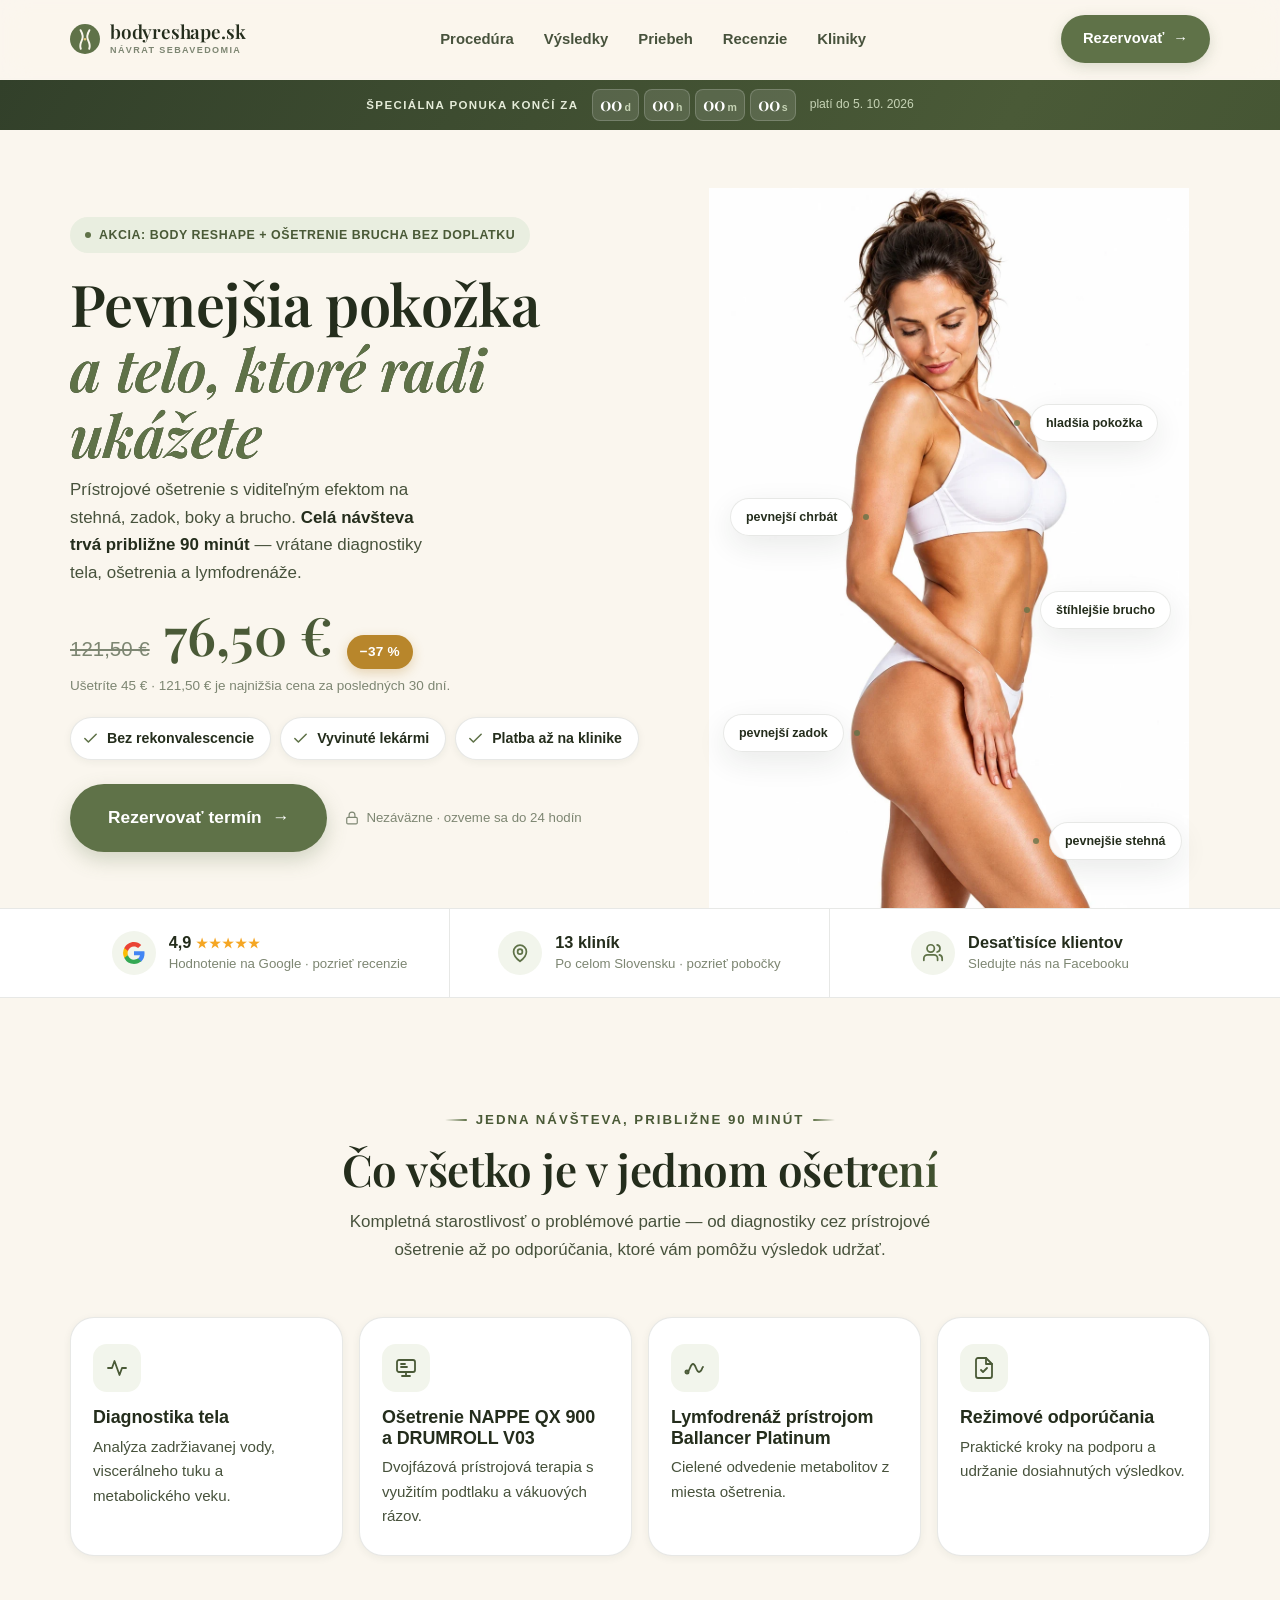
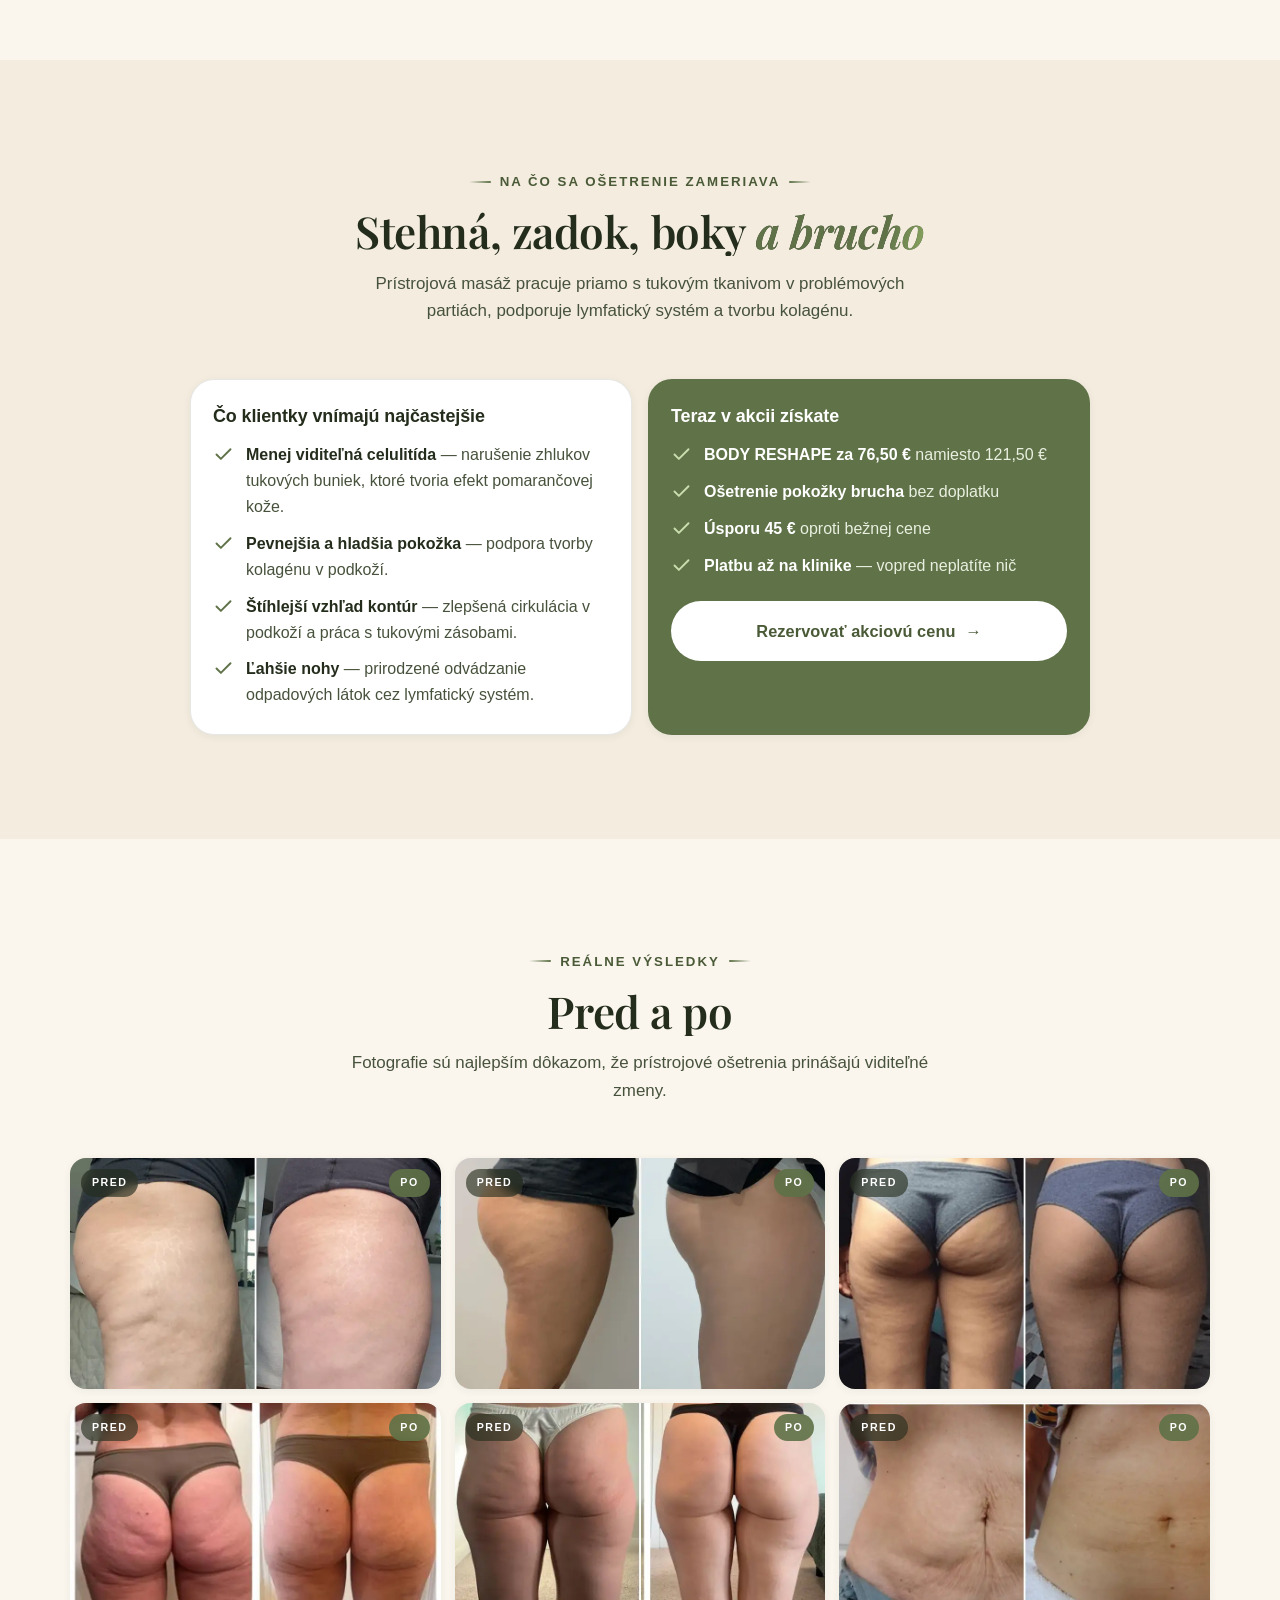
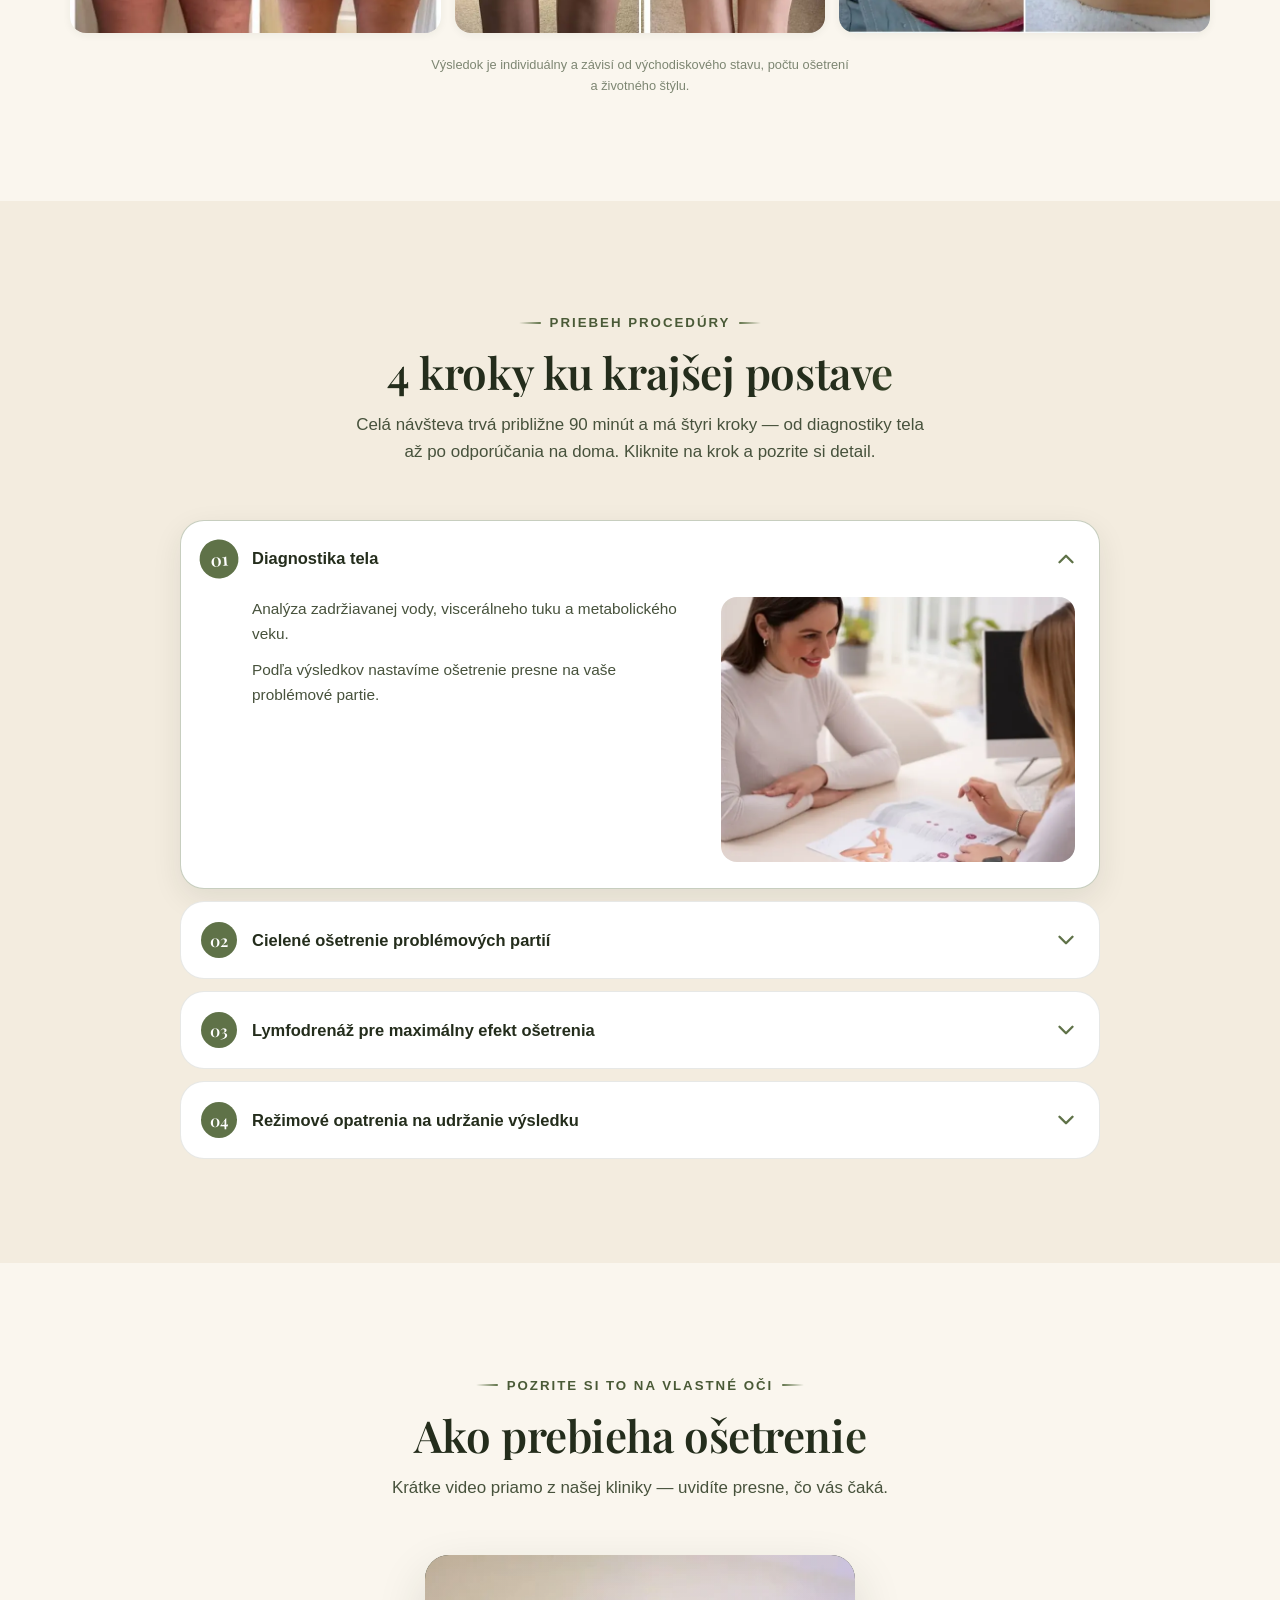
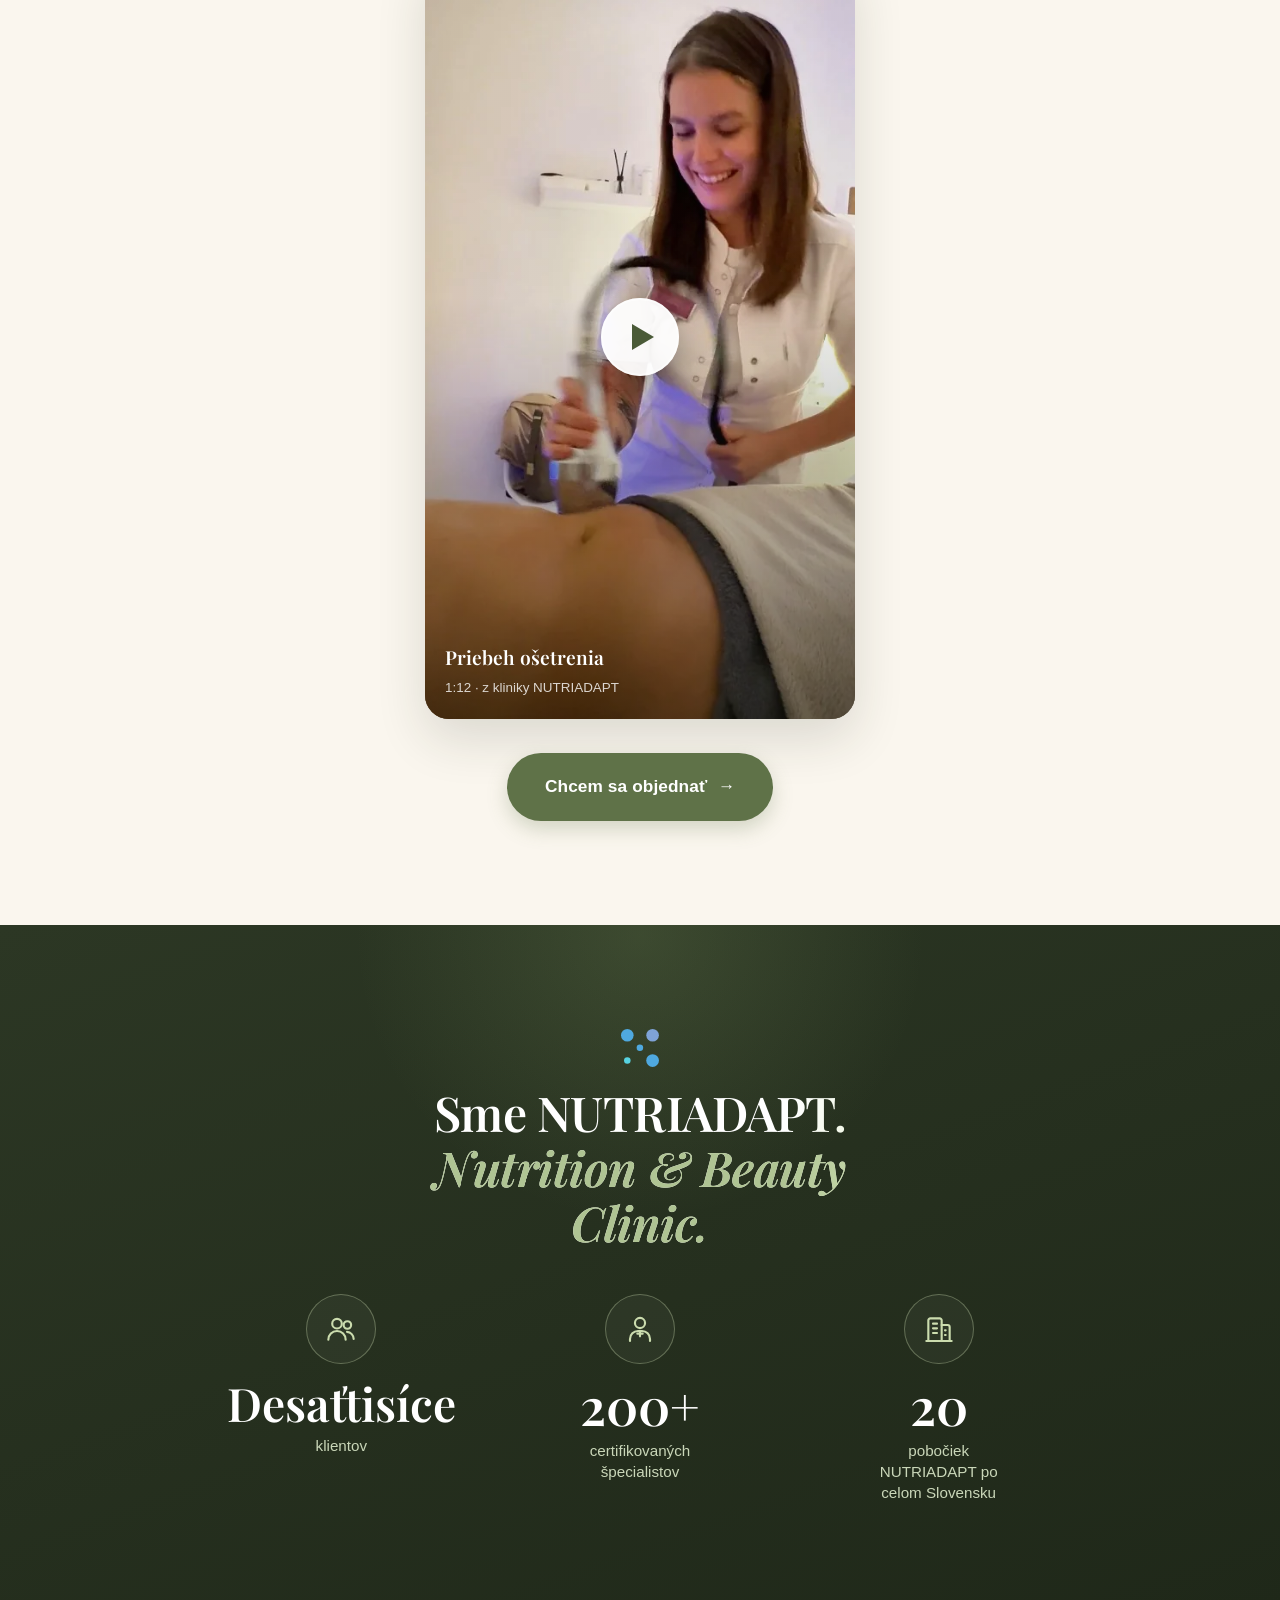
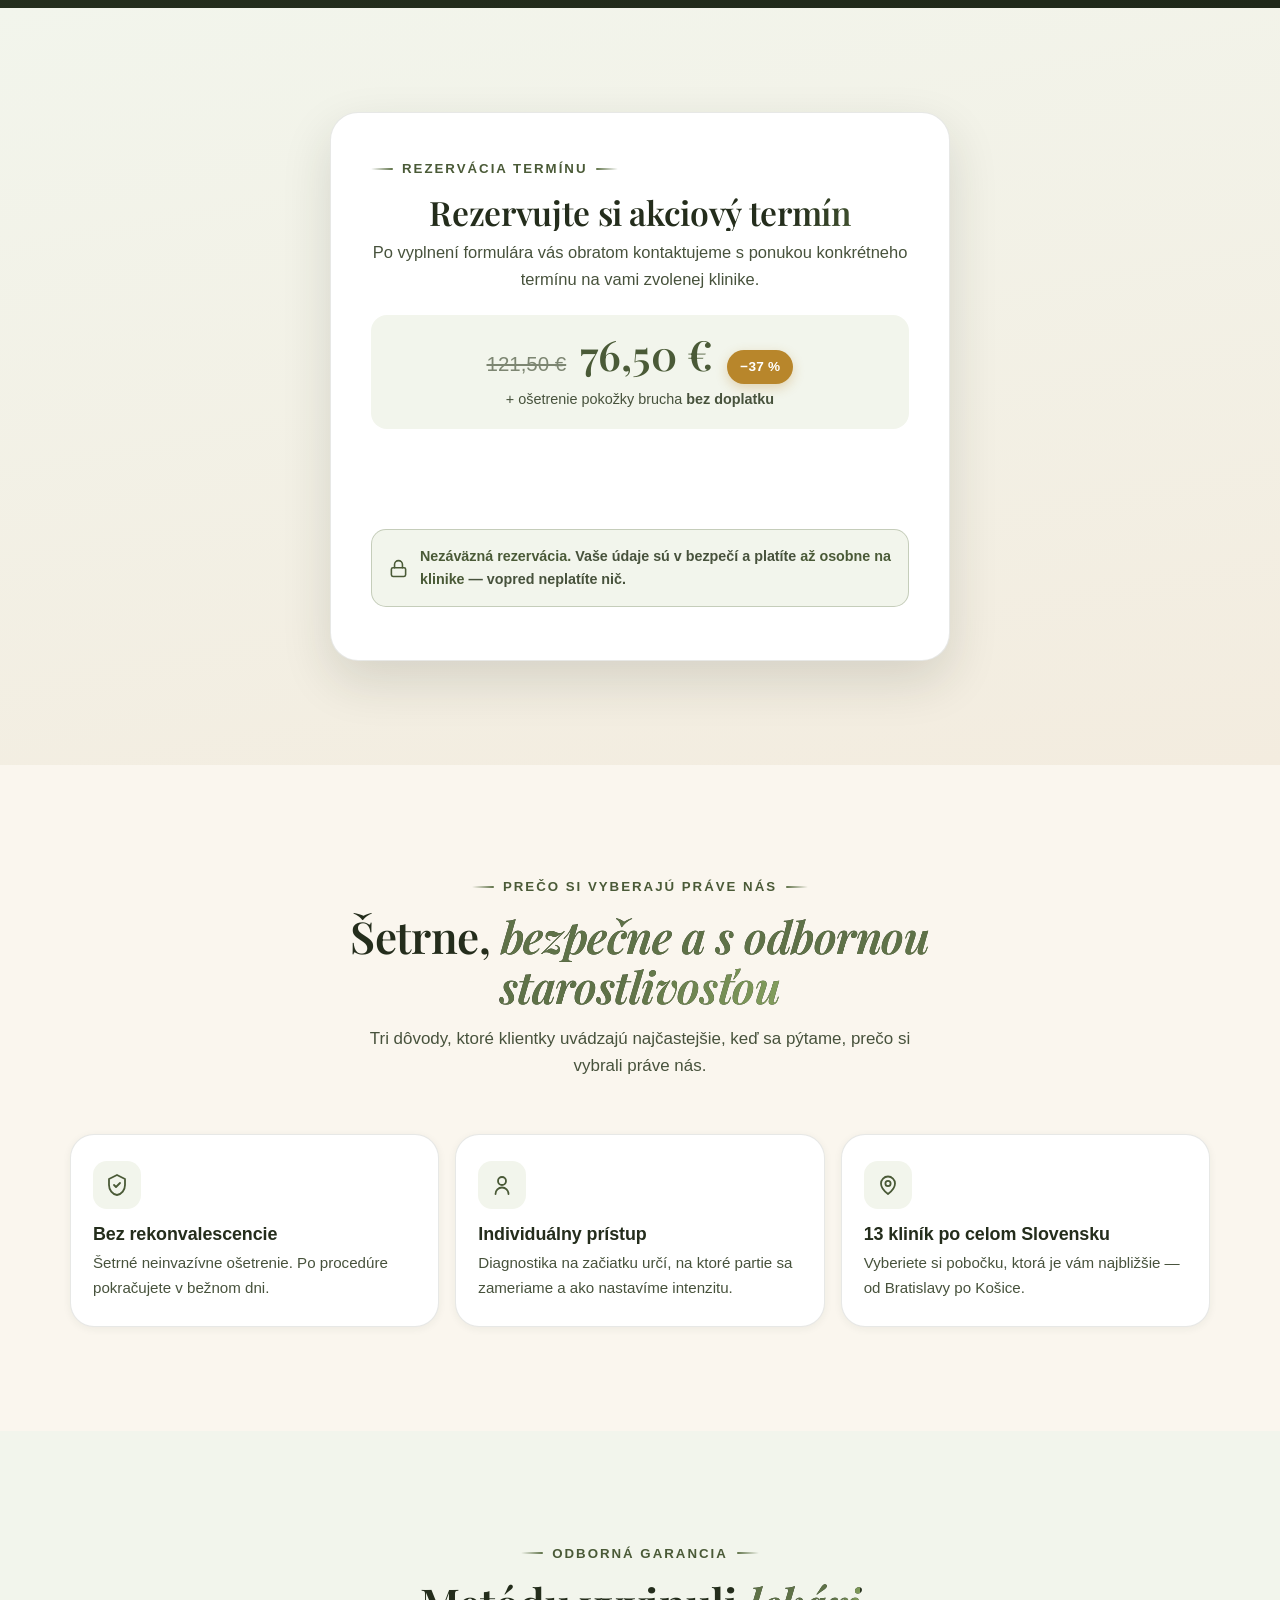
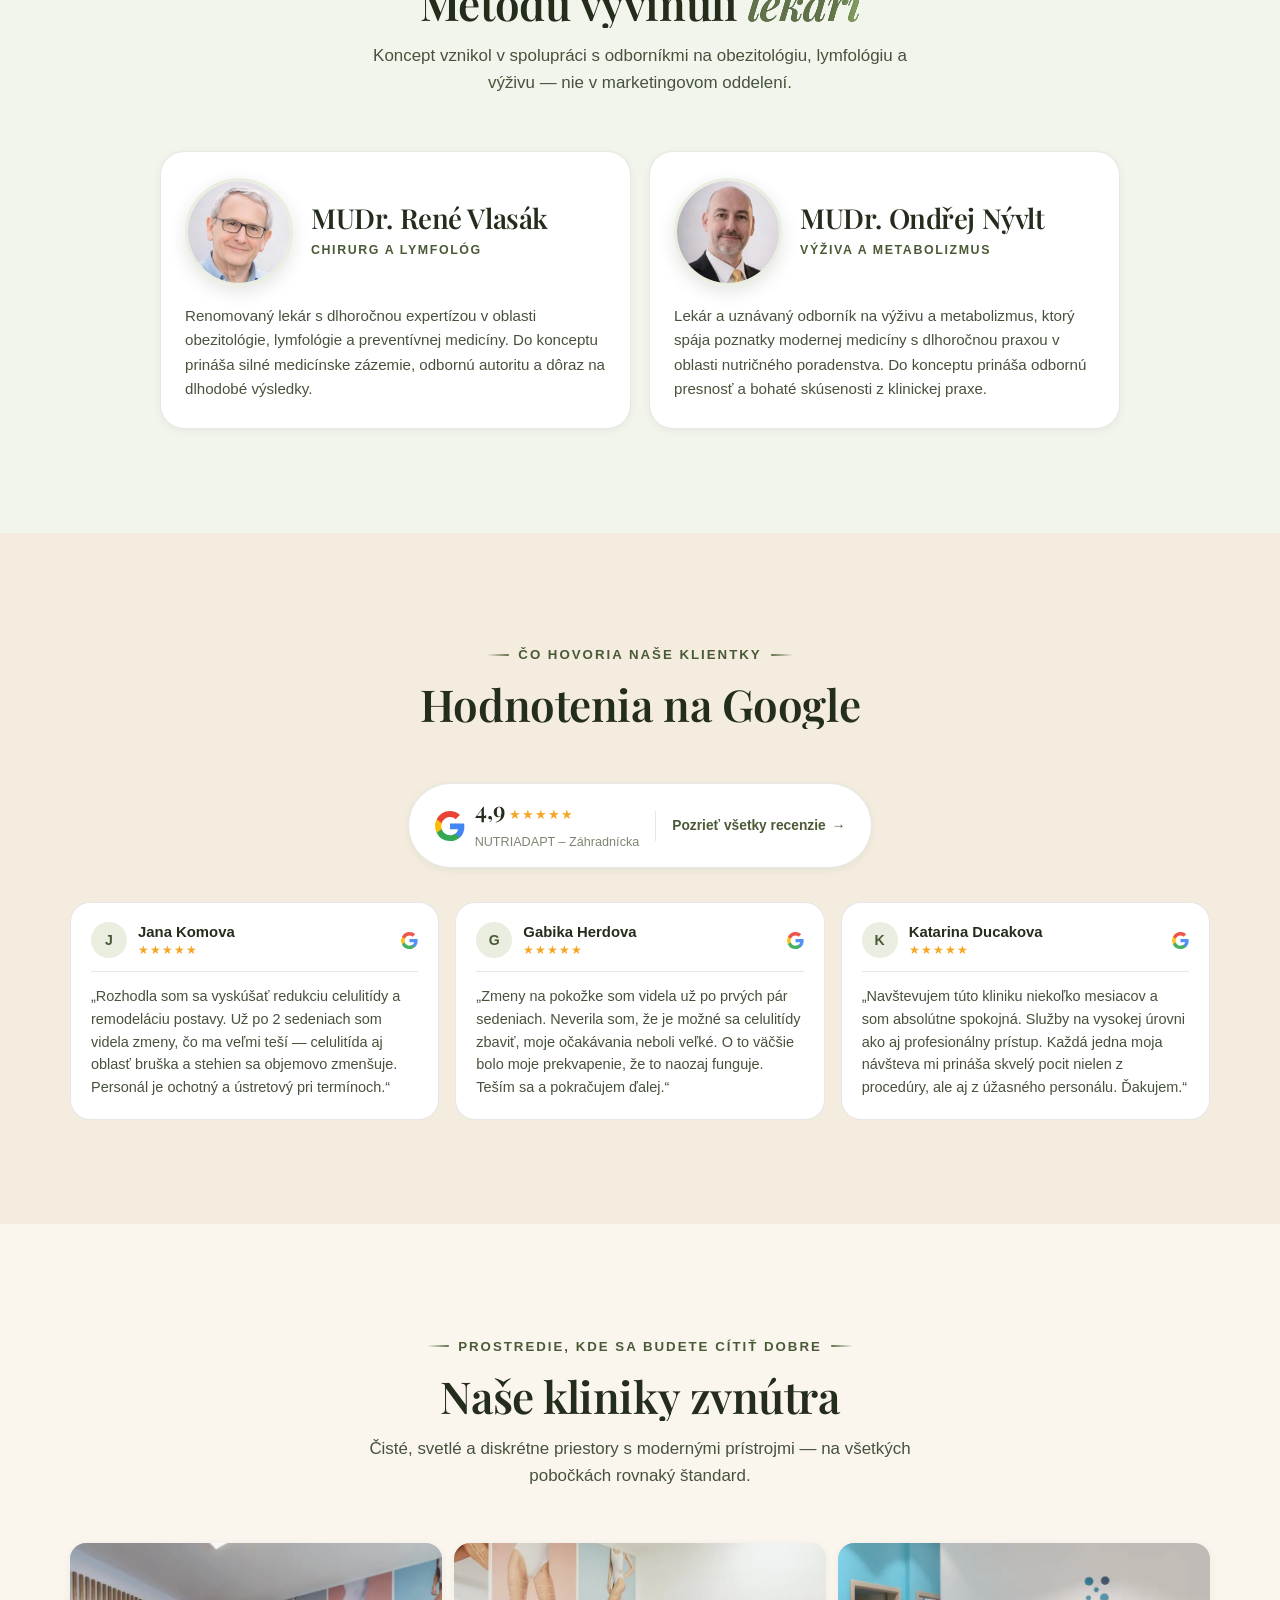
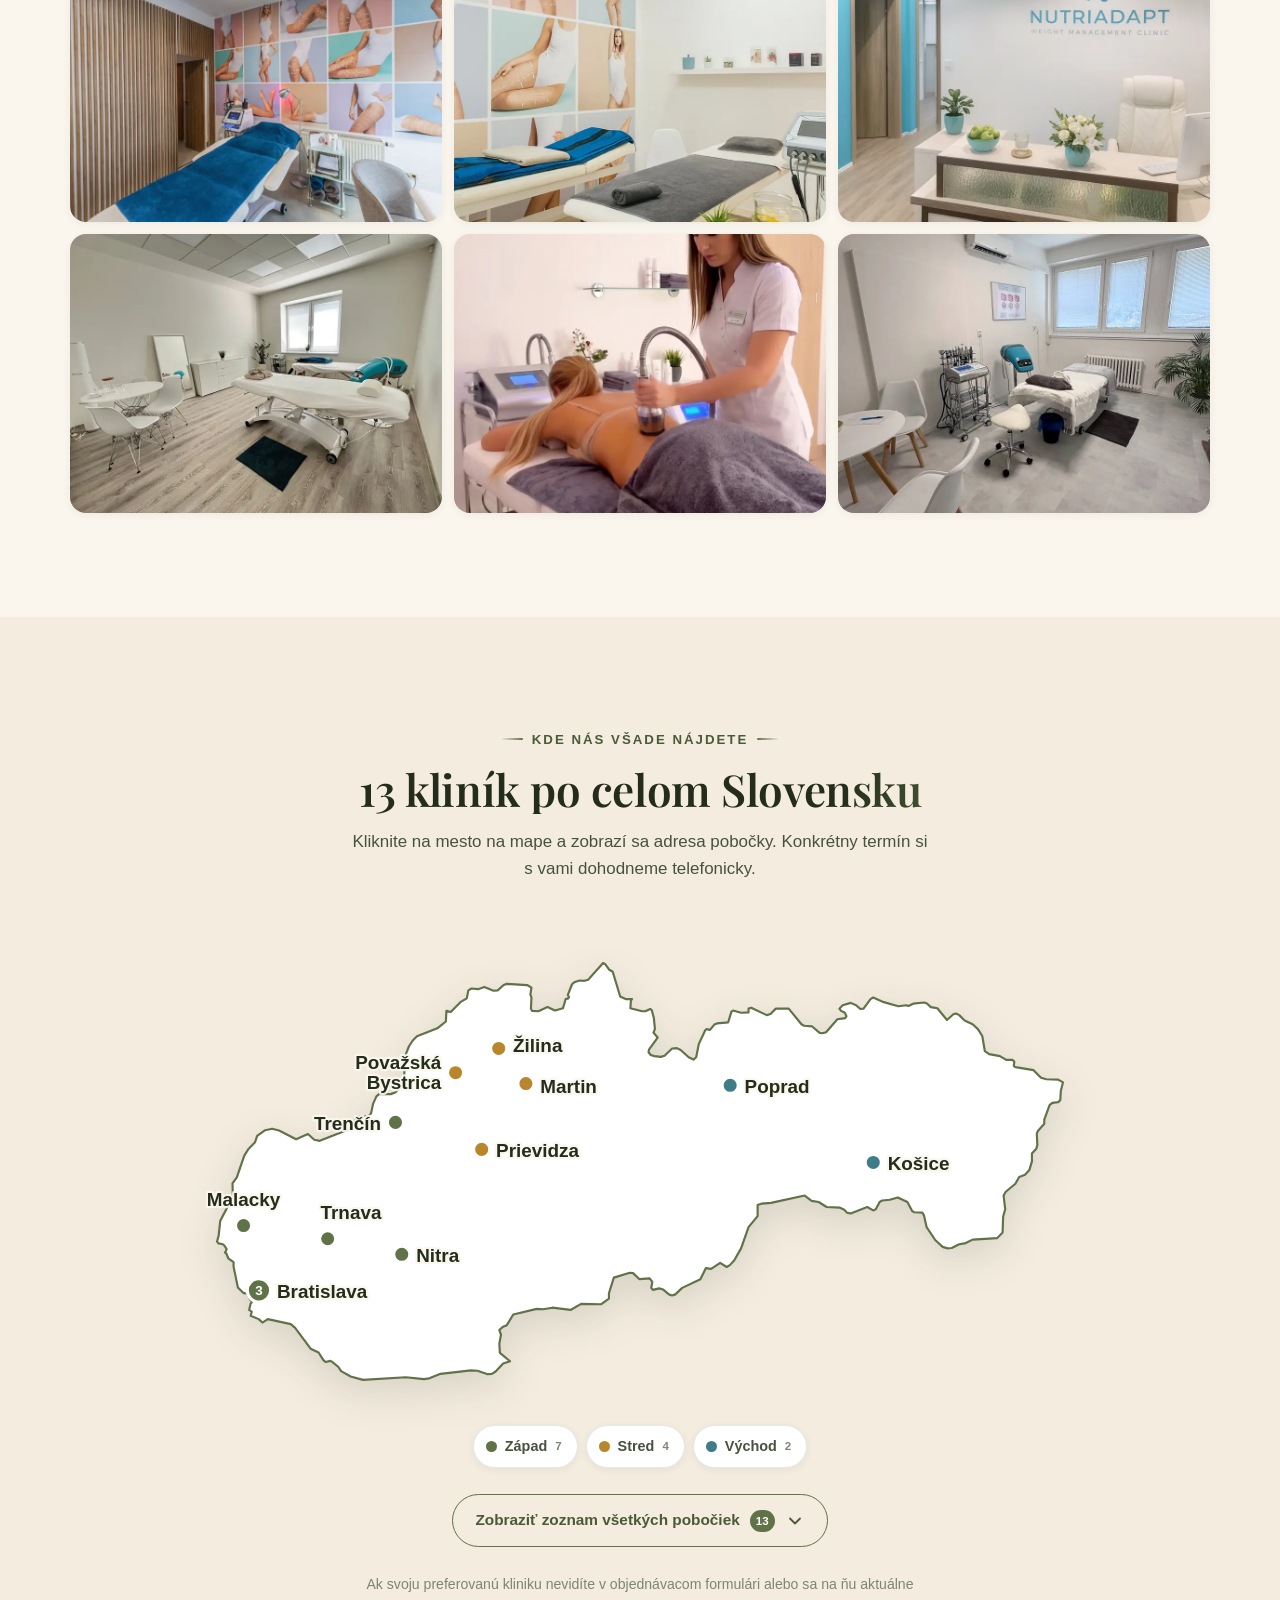
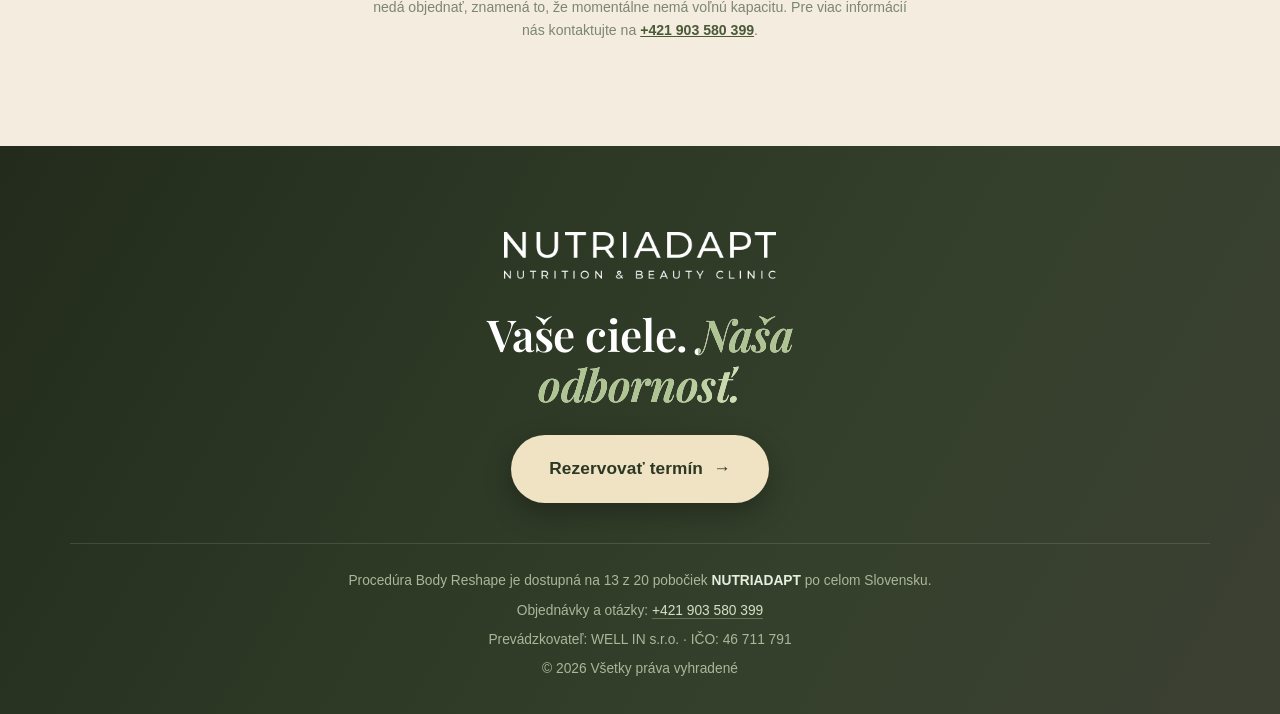
<file: index.html>
<!DOCTYPE html>
<html lang="sk">
<head>
<meta charset="utf-8">
<meta name="viewport" content="width=device-width, initial-scale=1, viewport-fit=cover">
<title>Body Reshape — pevnejšia pokožka za 76,50 € | 13 kliník na Slovensku</title>
<meta name="description" content="Prístrojové ošetrenie pre pevnejšiu a hladšiu pokožku na stehnách, zadku, bokoch a bruchu. Celá návšteva trvá približne 90 minút. Teraz za 76,50 € namiesto 121,50 € + ošetrenie brucha bez doplatku. Platba až na klinike.">
<meta name="robots" content="index, follow">
<meta name="theme-color" content="#FAF6EE">
<meta property="og:site_name" content="bodyreshape.sk">
<meta property="og:type" content="website">
<meta property="og:locale" content="sk_SK">
<meta property="og:title" content="Body Reshape — pevnejšia pokožka za 76,50 € namiesto 121,50 €">
<meta property="og:description" content="Pevnejšia a hladšia pokožka na stehnách, zadku, bokoch a bruchu. Celá návšteva približne 90 minút. Bez rekonvalescencie, platba až na klinike.">
<meta property="og:image" content="img/pred-po-1.webp">
<link rel="icon" href="data:image/svg+xml,%3Csvg xmlns='http://www.w3.org/2000/svg' viewBox='0 0 32 32'%3E%3Ccircle cx='16' cy='16' r='16' fill='%235F7248'/%3E%3Cpath d='M11.3 6.6C13.9 11 14.1 14.2 12.7 17.2C11.3 20.2 10.1 23.2 11.5 26.4M20.7 6.6C18.1 11 17.9 14.2 19.3 17.2C20.7 20.2 21.9 23.2 20.5 26.4' fill='none' stroke='%23FAF6EE' stroke-width='2.3' stroke-linecap='round'/%3E%3Ccircle cx='16' cy='16.2' r='1.5' fill='%23E2C57A'/%3E%3C/svg%3E">

<!-- Meta Pixel + Google Analytics (rovnaké ID ako bezcelulitidy.sk) -->
<script>
!function(f,b,e,v,n,t,s){if(f.fbq)return;n=f.fbq=function(){n.callMethod?n.callMethod.apply(n,arguments):n.queue.push(arguments)};if(!f._fbq)f._fbq=n;n.push=n;n.loaded=!0;n.version='2.0';n.queue=[];t=b.createElement(e);t.async=!0;t.src=v;s=b.getElementsByTagName(e)[0];s.parentNode.insertBefore(t,s)}(window,document,'script','https://connect.facebook.net/en_US/fbevents.js');
fbq('init','274221444734668');
fbq('track','PageView');
</script>
<noscript><img height="1" width="1" style="display:none" alt="" src="https://www.facebook.com/tr?id=274221444734668&ev=PageView&noscript=1"></noscript>
<script async src="https://www.googletagmanager.com/gtag/js?id=G-L9PT59B6FP"></script>
<script>
window.dataLayer=window.dataLayer||[];function gtag(){dataLayer.push(arguments)}
gtag('js',new Date());gtag('config','G-L9PT59B6FP');
</script>
<link rel="preconnect" href="https://fonts.googleapis.com">
<link rel="preconnect" href="https://fonts.gstatic.com" crossorigin>
<link rel="preload" as="image" href="img/hero.webp" fetchpriority="high">
<link href="https://fonts.googleapis.com/css2?family=Playfair+Display:ital,wght@0,500;0,600;1,500&display=swap" rel="stylesheet">

<style>
/* ============================================================
   NASTAVENIA — tu meníš cenu, dátum akcie a odkazy
   ============================================================ */
:root{
  --cream:#FAF6EE; --cream-2:#F3ECDF; --white:#fff;
  --ink:#242D1C; --ink-2:#47523C; --muted:#7D8672;
  --sage:#5F7248; --sage-d:#4A5A37; --sage-l:#E9EEE0; --sage-xl:#F2F5EC;
  --gold:#B8862B; --gold-l:#F7EFD9;
  --line:rgba(36,45,28,.11);
  --shadow-s:0 2px 8px rgba(36,45,28,.06);
  --shadow-m:0 10px 30px rgba(36,45,28,.09);
  --shadow-l:0 20px 50px rgba(36,45,28,.14);
  --f-d:'Playfair Display',Georgia,'Times New Roman',serif;
  --f-b:-apple-system,BlinkMacSystemFont,'Segoe UI',Roboto,'Helvetica Neue',Arial,sans-serif;
  --r:16px; --r-l:24px;
  --pad:20px; --maxw:1180px;
}
*,*::before,*::after{box-sizing:border-box}
html{-webkit-text-size-adjust:100%; scroll-behavior:smooth; overflow-x:hidden}
body{
  margin:0; background:var(--cream); max-width:100vw; color:var(--ink);
  font-family:var(--f-b); font-size:16.5px; line-height:1.62;
  -webkit-font-smoothing:antialiased; overflow-x:hidden;
}
img{max-width:100%; display:block; height:auto}
a{color:inherit}
button{font:inherit; cursor:pointer}
h1,h2,h3{font-family:var(--f-d); font-weight:600; line-height:1.14; letter-spacing:-.01em; margin:0}
h1{font-size:clamp(2rem,7.4vw,3.6rem)}
h2{font-size:clamp(1.65rem,5.2vw,2.75rem)}
h3{font-size:1.12rem; font-family:var(--f-b); font-weight:700; letter-spacing:-.005em}
p{margin:0 0 1em}
em{font-style:italic; color:var(--sage)}
h1,h2,h1 em,h2 em{
  background-size:270% 100%; background-repeat:no-repeat;
  -webkit-background-clip:text; background-clip:text; color:transparent; -webkit-text-fill-color:transparent;
  animation:shimmer 3.4s ease-in-out infinite;
}
h1,h2{background-image:linear-gradient(103deg,var(--ink) 0%,var(--ink) 29%,#6E8A4C 41%,#C9A227 50%,#6E8A4C 59%,var(--ink) 71%,var(--ink) 100%)}
h1 em,h2 em{background-image:linear-gradient(103deg,var(--sage) 0%,var(--sage) 29%,#93B265 41%,#E0BC4A 50%,#93B265 59%,var(--sage) 71%,var(--sage) 100%); animation-delay:.16s}
@keyframes shimmer{0%,5%{background-position:100% 0} 55%,100%{background-position:0% 0}}
.ftr h2{background-image:linear-gradient(103deg,#fff 0%,#fff 29%,#D8E8BE 41%,#F5E3A8 50%,#D8E8BE 59%,#fff 71%,#fff 100%)}
.ftr h2 em{background-image:linear-gradient(103deg,#AFC493 0%,#AFC493 29%,#DFEFC4 41%,#F5E3A8 50%,#DFEFC4 59%,#AFC493 71%,#AFC493 100%)}
@media(prefers-reduced-motion:reduce){
  h1,h2{animation:none; -webkit-text-fill-color:var(--ink); color:var(--ink)}
  h1 em,h2 em{animation:none; -webkit-text-fill-color:var(--sage); color:var(--sage)}
  .ftr h2{-webkit-text-fill-color:#fff; color:#fff} .ftr h2 em{-webkit-text-fill-color:#AFC493; color:#AFC493}
}
.wrap{max-width:var(--maxw); margin:0 auto; padding:0 var(--pad)}
.eyebrow{display:inline-flex; align-items:center; gap:9px; font-size:.83rem; letter-spacing:.15em; text-transform:uppercase; font-weight:800; color:var(--sage-d); margin:0 0 .85rem}
.eyebrow::before,.eyebrow::after{content:''; width:22px; height:2px; border-radius:2px; background:linear-gradient(90deg,transparent,var(--sage));
  animation:ebLine 2.8s ease-in-out infinite}
.eyebrow::after{background:linear-gradient(90deg,var(--sage),transparent); animation-delay:.25s}
@keyframes ebLine{0%,100%{opacity:.35; transform:scaleX(.6)} 50%{opacity:1; transform:scaleX(1)}}
.lead{font-size:1.06rem; color:var(--ink-2); max-width:62ch}
section{padding:clamp(54px,9vw,104px) 0; position:relative}
.sec-head{max-width:720px; margin:0 auto clamp(30px,5vw,54px); text-align:center}
.sec-head .lead{margin:.85rem auto 0}

/* ---------- Tlačidlá ---------- */
.btn{
  display:inline-flex; align-items:center; justify-content:center; gap:.6em;
  background:var(--sage); color:#fff; text-decoration:none; font-weight:700;
  font-size:1.02rem; letter-spacing:.005em; padding:17px 30px; border:0;
  border-radius:100px; position:relative; overflow:hidden;
  box-shadow:0 8px 20px rgba(95,114,72,.26);
  transition:transform .22s cubic-bezier(.2,.8,.3,1), box-shadow .22s, background .22s;
  -webkit-tap-highlight-color:transparent;
}
.btn::after{
  content:''; position:absolute; inset:0; border-radius:inherit;
  background:radial-gradient(circle at var(--mx,50%) var(--my,50%),rgba(255,255,255,.35),transparent 55%);
  opacity:0; transition:opacity .3s;
}
@keyframes btnShine{0%,8%{left:-55%} 46%,100%{left:125%}}
.btn .ar{transition:transform .25s cubic-bezier(.2,.8,.3,1)}
.btn:hover{background:var(--sage-d); transform:translateY(-2px); box-shadow:0 14px 30px rgba(95,114,72,.34)}
.btn:hover::after{opacity:1}
.btn:hover .ar{transform:translateX(4px)}
.btn:active{transform:translateY(0) scale(.975); box-shadow:0 5px 14px rgba(95,114,72,.3)}
.btn:focus-visible{outline:3px solid var(--gold); outline-offset:3px}
.btn--lg{padding:20px 38px; font-size:1.08rem; width:100%}
.btn--ghost{background:transparent; color:var(--ink); border:1.5px solid var(--line); box-shadow:none}
.btn--ghost:hover{background:var(--white); border-color:var(--sage); color:var(--sage-d); box-shadow:var(--shadow-s)}
@media(min-width:620px){.btn--lg{width:auto}}

/* ---------- Hlavička ---------- */
.hdr{position:sticky; top:env(safe-area-inset-top,0px); z-index:60; background:rgba(250,246,238,.82); backdrop-filter:saturate(1.6) blur(14px); -webkit-backdrop-filter:saturate(1.6) blur(14px); border-bottom:1px solid transparent; transition:border-color .3s, box-shadow .3s, background .3s}
.hdr.is-stuck{border-bottom-color:var(--line); box-shadow:0 4px 20px rgba(36,45,28,.05)}
.hdr__in{display:flex; align-items:center; justify-content:space-between; gap:16px; height:66px}
.logo{display:flex; align-items:center; gap:10px; text-decoration:none; flex-shrink:0}
.logo .mark{width:30px; height:30px; flex-shrink:0; transition:transform .45s cubic-bezier(.2,.8,.3,1)}
.logo:hover .mark{transform:scale(1.08)}
.mark--br path{stroke-dasharray:24; stroke-dashoffset:24; animation:brDraw 1.1s cubic-bezier(.4,0,.2,1) .2s forwards}
.mark--br .br-r{animation-delay:.35s}
@keyframes brDraw{to{stroke-dashoffset:0}}
.logo:hover .mark--br .br-l{transform:translateX(.5px)} .logo:hover .mark--br .br-r{transform:translateX(-.5px)}
.mark--br path{transition:transform .4s cubic-bezier(.2,.8,.3,1)}
.logo b{font-family:var(--f-d); font-weight:600; font-size:1.18rem; letter-spacing:-.01em; display:block; line-height:1.1}
.logo small{display:block; font-size:.565rem; letter-spacing:.155em; text-transform:uppercase; color:var(--muted); font-weight:700; margin-top:2px; line-height:1.3}
.nav{display:none; gap:30px}
.nav a{text-decoration:none; font-size:.93rem; font-weight:600; color:var(--ink-2); position:relative; padding:4px 0; transition:color .2s}
.nav a::after{content:''; position:absolute; left:0; right:0; bottom:0; height:2px; background:var(--sage); transform:scaleX(0); transform-origin:left; transition:transform .28s cubic-bezier(.2,.8,.3,1)}
.nav a:hover{color:var(--sage-d)} .nav a:hover::after{transform:scaleX(1)}
.hdr .btn{display:none; padding:12px 22px; font-size:.92rem; box-shadow:0 4px 14px rgba(95,114,72,.22)}
.burger{display:inline-flex; margin-right:-6px; flex-direction:column; justify-content:center; gap:5px; width:44px; height:44px; padding:0 10px; background:none; border:0; margin-right:-10px}
.burger i{display:block; height:2px; background:var(--ink); border-radius:2px; transition:transform .3s, opacity .2s}
.burger[aria-expanded="true"] i:nth-child(1){transform:translateY(7px) rotate(45deg)}
.burger[aria-expanded="true"] i:nth-child(2){opacity:0}
.burger[aria-expanded="true"] i:nth-child(3){transform:translateY(-7px) rotate(-45deg)}
.mnav{display:grid; grid-template-rows:0fr; transition:grid-template-rows .36s cubic-bezier(.2,.8,.3,1); background:rgba(250,246,238,.97); border-top:1px solid transparent}
.mnav.open{grid-template-rows:1fr; border-top-color:var(--line)}
.mnav>div{overflow:hidden}
.mnav a{display:block; padding:15px var(--pad); text-decoration:none; font-weight:600; border-bottom:1px solid var(--line); transition:background .2s, padding-left .2s}
.mnav a:active{background:var(--sage-xl); padding-left:calc(var(--pad) + 6px)}
@media(max-width:374px){:root{--pad:15px} .logo b{font-size:1.06rem} .logo small{font-size:.5rem}}
@media(min-width:900px){.nav{display:flex} .burger{display:none} .hdr__in{height:78px} .hdr .btn{display:inline-flex}}

/* ---------- Hero ---------- */
.hero{padding:clamp(22px,4vw,44px) 0 0; overflow:hidden}
.hero__grid{display:grid; gap:26px}
.pill{display:inline-flex; align-items:center; gap:8px; background:var(--sage-l); color:var(--sage-d); font-size:.775rem; font-weight:700; letter-spacing:.045em; text-transform:uppercase; padding:8px 15px; border-radius:100px; margin-bottom:18px}
.pill .dot{width:6px; height:6px; border-radius:50%; background:var(--sage); animation:pulse 2.2s infinite}
@keyframes pulse{0%,100%{opacity:1;transform:scale(1)}50%{opacity:.35;transform:scale(.7)}}
.hero h1{margin-bottom:.55rem}
.hero h1 em{display:block}
.hero__sub{font-size:1.06rem; color:var(--ink-2); max-width:40ch; margin-bottom:22px}
.hero__sub strong{color:var(--ink); font-weight:700}
.price{display:flex; align-items:baseline; flex-wrap:wrap; gap:10px 14px; margin-bottom:6px}
.price__old{font-size:1.28rem; color:var(--muted); text-decoration:line-through; text-decoration-thickness:1.5px}
.price__new{font-family:var(--f-d); font-size:clamp(2.5rem,9vw,3.3rem); font-weight:600; color:var(--sage-d); line-height:1}
.price__off{background:var(--gold); color:#fff; font-size:.85rem; font-weight:800; padding:6px 13px; border-radius:100px; letter-spacing:.02em; box-shadow:0 4px 12px rgba(184,134,43,.3)}
.price__note{font-size:.845rem; color:var(--muted); margin:0 0 20px}
.usp{list-style:none; margin:0 0 24px; padding:0; display:flex; flex-wrap:wrap; gap:9px}
.usp li{display:inline-flex; align-items:center; gap:8px; background:var(--white); border:1px solid var(--line); border-radius:100px; padding:9px 16px 9px 11px; font-size:.885rem; font-weight:650; box-shadow:var(--shadow-s); transition:transform .2s, box-shadow .2s}
.usp li:hover{transform:translateY(-2px); box-shadow:var(--shadow-m)}
.usp svg{width:17px; height:17px; color:var(--sage); flex-shrink:0; animation:tickPop 3.2s ease-in-out infinite}
.usp li:nth-child(2) svg{animation-delay:.35s} .usp li:nth-child(3) svg{animation-delay:.7s}
@keyframes tickPop{0%,84%,100%{transform:scale(1)} 92%{transform:scale(1.32)}}
.hero__cta{display:flex; flex-direction:column; gap:10px; align-items:flex-start}
.hero__cta .btn{width:100%}
.hero__micro{font-size:.83rem; color:var(--muted); display:flex; align-items:center; gap:7px}
.hero__micro svg{width:14px;height:14px;flex-shrink:0}
.hero__media{margin:6px calc(var(--pad)*-1) 0; align-self:end}
.hero__ph{position:relative; width:100%; max-width:480px; margin:0 auto}
.hero__ph::after{content:''; position:absolute; left:0; right:0; bottom:0; height:64px; background:linear-gradient(to top,var(--cream),rgba(250,246,238,0)); pointer-events:none}
.hero__ph img{width:100%}
.tag{position:absolute; opacity:0; z-index:2; cursor:pointer; -webkit-tap-highlight-color:transparent;
  animation:tagIn .7s cubic-bezier(.2,.8,.3,1) var(--din) forwards, tagFloat 5.4s ease-in-out var(--dfl) infinite}
.tag b{display:block; background:rgba(255,255,255,.94); -webkit-backdrop-filter:blur(6px); backdrop-filter:blur(6px);
  border:1px solid var(--line); border-radius:100px; padding:8px 15px; font-size:.78rem; font-weight:700; color:var(--ink);
  box-shadow:var(--shadow-m); white-space:nowrap;
  transition:transform .32s cubic-bezier(.2,.8,.3,1), background .32s, color .32s, box-shadow .32s, border-color .32s}
.tag::before{content:''; position:absolute; width:6px; height:6px; border-radius:50%; background:var(--sage); opacity:.75; top:50%; margin-top:-3px;
  animation:dotPulse 2.6s ease-out infinite; animation-delay:var(--dfl); transition:opacity .3s, box-shadow .3s, background .3s}
.tag:hover b,.tag.is-on b{background:var(--sage); color:#fff; border-color:var(--sage); transform:scale(1.08);
  box-shadow:0 14px 30px rgba(95,114,72,.36)}
.tag:hover::before,.tag.is-on::before{background:#fff; opacity:1; box-shadow:0 0 0 3px var(--sage)}
.tag--1{top:30%; right:10px; --din:.45s; --dfl:1.15s}  .tag--1::before{left:-16px}
.tag--2{top:43%; left:10px; --din:.62s; --dfl:1.32s}   .tag--2::before{right:-16px}
.tag--3{top:56%; right:10px; --din:.79s; --dfl:1.49s}  .tag--3::before{left:-16px}
.tag--4{top:73%; left:10px; --din:.96s; --dfl:1.66s}   .tag--4::before{right:-16px}
.tag--5{top:88%; right:10px; --din:1.13s; --dfl:1.83s} .tag--5::before{left:-16px}
@keyframes tagIn{from{opacity:0; transform:translateY(14px) scale(.92)} to{opacity:1; transform:none}}
@keyframes tagFloat{0%,100%{opacity:1; transform:translateY(0)} 50%{opacity:1; transform:translateY(-7px)}}
@keyframes dotPulse{0%{box-shadow:0 0 0 0 rgba(95,114,72,.45)} 70%,100%{box-shadow:0 0 0 9px rgba(95,114,72,0)}}
@media(min-width:560px){.hero__media{margin-left:0;margin-right:0}
  .tag--2,.tag--4{left:auto} .tag--1,.tag--3,.tag--5{right:auto}
  .tag--1{left:calc(64% + 14px)} .tag--3{left:calc(66% + 14px)} .tag--5{left:calc(68% + 14px)}
  .tag--2{right:calc(67% + 14px)} .tag--4{right:calc(69% + 14px)}}
@media(max-width:400px){.tag b{font-size:.715rem; padding:7px 12px}}
@media(min-width:980px){
  .hero__grid{grid-template-columns:1.05fr .95fr; align-items:end; gap:40px}
  .hero{padding-top:52px}
  .hero__copy{padding-bottom:56px}
  .hero__cta{flex-direction:row; align-items:center; gap:18px}
  .hero__cta .btn{width:auto}
  .hero__media{height:min(80vh,780px); display:flex; align-items:flex-end; justify-content:center}
  .hero__ph{height:100%; width:auto; max-width:100%; display:flex; align-items:flex-end}
  .hero__ph::after{height:0}
  .hero__ph img{height:100%; width:auto; max-width:100%; object-fit:contain}
}

/* ---------- Dôvera ---------- */
.trust{background:var(--white); border-top:1px solid var(--line); border-bottom:1px solid var(--line); padding:0}
.trust__in{display:grid; gap:0; grid-template-columns:1fr}
.trust__i{display:flex; align-items:center; gap:13px; padding:18px 4px; border-bottom:1px solid var(--line); text-decoration:none; transition:background .2s}
.trust__i:last-child{border-bottom:0}
.trust__i:hover{background:var(--sage-xl)}
.trust__i strong{display:block; font-size:1.02rem; line-height:1.25}
.trust__i strong+span{display:block; font-size:.83rem; color:var(--muted)}
.trust__i>span:not(.trust__ic){display:block}
.trust__i .trust__ic{width:44px; height:44px; border-radius:50%; background:var(--sage-xl); display:flex; align-items:center; justify-content:center; flex-shrink:0; transition:background .3s, transform .35s}
.trust__i:hover .trust__ic{transform:scale(1.1)}
.trust__ic svg{width:22px;height:22px;flex-shrink:0}
.stars{color:#F5A623; letter-spacing:1px; font-size:.82rem}
@media(min-width:760px){
  .trust__in{grid-template-columns:repeat(3,1fr)}
  .trust__i{border-bottom:0; border-right:1px solid var(--line); padding:22px 24px; justify-content:center}
  .trust__i:last-child{border-right:0}
}

/* ---------- Odpočet ---------- */
.cd{background:linear-gradient(120deg,#32402A,#4A5A37,#3A4B2C,#4A5A37,#32402A); background-size:320% 100%; color:#fff; padding:8px 0;
  animation:cdFlow 11s ease-in-out infinite; position:relative; z-index:5}
@keyframes cdFlow{0%,100%{background-position:0% 0} 50%{background-position:100% 0}}
.cd__in{display:flex; align-items:center; justify-content:center; gap:10px 14px; flex-wrap:wrap; text-align:center}
.cd__lbl{font-size:.72rem; letter-spacing:.12em; text-transform:uppercase; font-weight:800; color:#E4EBD8; white-space:nowrap}
.cd__long{display:none}
.cd__t{display:flex; gap:5px}
.cd__u{display:flex; align-items:baseline; gap:2px; background:rgba(255,255,255,.12); border:1px solid rgba(255,255,255,.18); border-radius:8px; padding:4px 7px}
.cd__u b{font-family:var(--f-d); font-size:1.06rem; font-weight:600; line-height:1.1; font-variant-numeric:tabular-nums; display:inline-block}
.cd__u b.pop{animation:numFlip .55s cubic-bezier(.2,.8,.3,1)}
@keyframes numFlip{0%{transform:translateY(-3px) scale(1.14); opacity:.55; color:#E4D08A} 100%{transform:none; opacity:1}}
.cd__u span{font-size:.66rem; font-weight:700; color:#C6D3B5}
.cd__note{display:none; font-size:.76rem; color:#C6D3B5}
@media(min-width:600px){.cd{padding:9px 0} .cd__long{display:inline} .cd__short{display:none} .cd__note{display:inline} .cd__u b{font-size:1.14rem}}

/* ---------- Karty / mriežky ---------- */
.grid{display:grid; gap:16px}
@media(min-width:640px){.grid--2{grid-template-columns:repeat(2,1fr)}}
@media(min-width:900px){.grid--4{grid-template-columns:repeat(4,1fr)} .grid--3{grid-template-columns:repeat(3,1fr)}}
.card{position:relative; overflow:hidden; background:var(--white); border:1px solid var(--line); border-radius:var(--r-l); padding:26px 22px; box-shadow:var(--shadow-s); cursor:default;
  transition:transform .38s cubic-bezier(.2,.8,.3,1), box-shadow .38s, border-color .38s, background .38s}
.card::before{content:''; position:absolute; left:0; right:0; top:0; height:4px; border-radius:4px 4px 0 0; z-index:2;
  background:linear-gradient(90deg,var(--sage),#9DBA6E,var(--gold),#9DBA6E,var(--sage));
  transform:scaleX(0); transform-origin:left; transition:transform .5s cubic-bezier(.2,.8,.3,1)}
.card:hover::before,.card.is-on::before{transform:scaleX(1)}
/* slabý spoločný dych rámčekov — všetky karty naraz */
.card::after{content:''; position:absolute; inset:0; border-radius:inherit; border:1.5px solid rgba(95,114,72,0); pointer-events:none;
  animation:ringBreath 4.6s ease-in-out infinite}
.card:hover::after,.card.is-on::after{animation:none; border-color:transparent}
@keyframes ringBreath{0%,100%{border-color:rgba(95,114,72,0)} 50%{border-color:rgba(95,114,72,.3)}}
.card:hover,.card.is-on{transform:translateY(-10px); box-shadow:0 26px 52px rgba(36,45,28,.17); border-color:var(--sage)}
.card:not([style]):hover,.card:not([style]).is-on{background:linear-gradient(175deg,#fff 30%,var(--sage-xl))}
.card:hover .ic,.card.is-on .ic{background:var(--sage); transform:rotate(-8deg) scale(1.14); box-shadow:0 10px 22px rgba(95,114,72,.4)}
.card:hover .ic svg,.card.is-on .ic svg{color:#fff}
.card:hover h3,.card.is-on h3{color:var(--sage-d)}
.card h3{transition:color .32s}
.card__n{font-family:var(--f-d); font-size:.95rem; font-weight:600; color:var(--sage); background:var(--sage-xl); width:38px; height:38px; border-radius:50%; display:flex; align-items:center; justify-content:center; margin-bottom:15px}
.card h3{margin-bottom:.45rem}
.card p{font-size:.945rem; color:var(--ink-2); margin:0}
.ic{width:48px;height:48px;border-radius:14px;background:var(--sage-xl);display:flex;align-items:center;justify-content:center;margin-bottom:15px;
  transition:background .35s, transform .45s cubic-bezier(.2,.8,.3,1), box-shadow .35s}
.ic svg{width:24px;height:24px;color:var(--sage-d); transition:color .32s; animation:icFloat 3.2s ease-in-out infinite}
@keyframes icFloat{0%,100%{transform:translateY(0) scale(1)} 50%{transform:translateY(-4px) scale(1.06)}}

/* ---------- Výsledky (zoznam) ---------- */
.checks{list-style:none;margin:0;padding:0;display:grid;gap:11px}
.checks li{display:flex; gap:12px; align-items:flex-start; font-size:1rem; color:var(--ink-2)}
.checks svg{width:21px;height:21px;color:var(--sage);flex-shrink:0;margin-top:2px}
.checks b{color:var(--ink)}

/* ---------- Pred a po ---------- */
.ba{display:grid; gap:14px}
@media(min-width:640px){.ba{grid-template-columns:repeat(2,1fr)}}
@media(min-width:1000px){.ba{grid-template-columns:repeat(3,1fr)}}
.ba__i{position:relative; display:block; width:100%; padding:0; border:0; font:inherit; color:inherit; cursor:zoom-in;
  border-radius:var(--r); overflow:hidden; background:#EEE9DF; box-shadow:var(--shadow-s);
  transition:transform .35s cubic-bezier(.2,.8,.3,1), box-shadow .35s; -webkit-tap-highlight-color:transparent}
.ba__i:hover{transform:translateY(-5px); box-shadow:var(--shadow-l)}
.ba__i:focus-visible{outline:3px solid var(--sage); outline-offset:3px}
.ba__i .zoom{position:absolute; right:11px; bottom:11px; width:32px; height:32px; border-radius:50%;
  background:rgba(255,255,255,.92); display:flex; align-items:center; justify-content:center;
  opacity:0; transform:scale(.7); transition:opacity .3s, transform .35s cubic-bezier(.2,.8,.3,1); box-shadow:var(--shadow-s)}
.ba__i .zoom svg{width:16px;height:16px;color:var(--sage-d)}
.ba__i:hover .zoom{opacity:1; transform:scale(1)}
.ba__i b.q{animation:poPulse 2.6s ease-in-out infinite}
@keyframes poPulse{0%,100%{box-shadow:0 0 0 0 rgba(95,114,72,.5)} 55%{box-shadow:0 0 0 8px rgba(95,114,72,0)}}
.ba__i img{width:100%; aspect-ratio:804/500; object-fit:cover; transition:transform .5s cubic-bezier(.2,.8,.3,1)}
.ba__i:hover img{transform:scale(1.035)}
.ba__i b{position:absolute; top:11px; font-size:.665rem; letter-spacing:.14em; text-transform:uppercase; font-weight:800; padding:5px 11px; border-radius:100px; backdrop-filter:blur(4px)}
.ba__i b.p{left:11px; background:rgba(36,45,28,.62); color:#fff}
.ba__i b.q{right:11px; background:rgba(95,114,72,.9); color:#fff}
.disclaimer{font-size:.8rem; color:var(--muted); text-align:center; margin:22px auto 0; max-width:60ch}

/* ---------- Zväčšená fotka ---------- */
.lb[hidden]{display:none !important}
.lb{position:fixed; inset:0; z-index:200; background:rgba(18,24,14,.88); -webkit-backdrop-filter:blur(6px); backdrop-filter:blur(6px);
  display:flex; align-items:center; justify-content:center; padding:20px; opacity:0; transition:opacity .28s}
.lb.on{opacity:1}
.lb__f{margin:0; position:relative; max-width:min(94vw,860px); width:100%; transform:scale(.94); transition:transform .34s cubic-bezier(.2,.8,.3,1)}
.lb.on .lb__f{transform:scale(1)}
.lb__f img{width:100%; max-height:76vh; object-fit:contain; border-radius:18px; box-shadow:0 30px 70px rgba(0,0,0,.5); background:#EEE9DF}
.lb__f figcaption{display:flex; justify-content:space-between; margin-top:14px; padding:0 4px}
.lb__f figcaption b{font-size:.7rem; letter-spacing:.15em; text-transform:uppercase; font-weight:800; padding:6px 14px; border-radius:100px; color:#fff}
.lb__f figcaption b:first-child{background:rgba(255,255,255,.2)}
.lb__f figcaption b:last-child{background:var(--sage)}
.lb__x{position:absolute; top:-46px; right:0; width:38px; height:38px; border-radius:50%; border:0; background:rgba(255,255,255,.16);
  color:#fff; font-size:1.5rem; line-height:1; display:flex; align-items:center; justify-content:center; transition:background .25s, transform .25s}
.lb__x:hover{background:rgba(255,255,255,.3); transform:rotate(90deg)}
body.lb-open{overflow:hidden}

/* ---------- Kroky (accordion) ---------- */
.steps{display:grid; gap:12px; max-width:920px; margin:0 auto}
.step{background:var(--white); border:1px solid var(--line); border-radius:var(--r-l); overflow:hidden; transition:box-shadow .3s, border-color .3s}
.step.open{box-shadow:var(--shadow-m); border-color:rgba(95,114,72,.35)}
.step__h{display:flex; align-items:center; gap:15px; width:100%; background:none; border:0; text-align:left; padding:20px 20px; color:inherit; transition:background .2s}
.step__h:hover{background:var(--sage-xl)}
.step__h:focus-visible{outline:3px solid var(--sage); outline-offset:-3px}
.step__n{font-family:var(--f-d); font-size:1.02rem; font-weight:600; color:#fff; background:var(--sage); width:36px; height:36px; border-radius:50%; display:flex; align-items:center; justify-content:center; flex-shrink:0; transition:transform .3s}
.step:not(.open) .step__n{animation:numRing 2.6s ease-out infinite}
.step:nth-child(2) .step__n{animation-delay:.3s} .step:nth-child(3) .step__n{animation-delay:.6s} .step:nth-child(4) .step__n{animation-delay:.9s}
@keyframes numRing{0%{box-shadow:0 0 0 0 rgba(95,114,72,.45)} 60%,100%{box-shadow:0 0 0 11px rgba(95,114,72,0)}}
.step.open .step__n{transform:scale(1.08) rotate(-4deg)}
.step__t{flex:1; font-weight:700; font-size:1.03rem; line-height:1.3}
.step__x{width:26px;height:26px;flex-shrink:0;color:var(--sage);transition:transform .35s cubic-bezier(.2,.8,.3,1)}
.step.open .step__x{transform:rotate(180deg)}
.step__b{display:grid; grid-template-rows:0fr; transition:grid-template-rows .4s cubic-bezier(.2,.8,.3,1)}
.step.open .step__b{grid-template-rows:1fr}
.step__b>div{overflow:hidden}
.step__c{display:grid; gap:18px; padding:0 20px 24px}
.step__c p{font-size:.96rem; color:var(--ink-2); margin:0 0 .75em}
.step__c p:last-child{margin:0}
.step__c img{border-radius:var(--r); width:100%; aspect-ratio:4/3; object-fit:cover}
@media(min-width:760px){.step__c{grid-template-columns:1.25fr 1fr; align-items:start; gap:26px; padding:0 24px 26px 71px}}

/* ---------- Video ---------- */
.vid{max-width:430px; margin:0 auto; position:relative; border-radius:var(--r-l); overflow:hidden; box-shadow:var(--shadow-l); background:#2B3423; cursor:pointer; border:0; padding:0; display:block; width:100%}
.vid img{width:100%; aspect-ratio:9/16; object-fit:cover; transition:transform .6s cubic-bezier(.2,.8,.3,1), filter .4s}
.vid::after{content:''; position:absolute; inset:0; background:linear-gradient(to top,rgba(20,26,15,.55),rgba(20,26,15,.05) 55%)}
.vid:hover img{transform:scale(1.05)}
.vid__play{position:absolute; inset:0; display:flex; align-items:center; justify-content:center; z-index:2}
.vid__play i{display:flex; align-items:center; justify-content:center; width:78px; height:78px; border-radius:50%; background:rgba(255,255,255,.94); box-shadow:0 10px 32px rgba(0,0,0,.3); transition:transform .3s cubic-bezier(.2,.8,.3,1), background .3s}
.vid__play i::before{content:''; width:0;height:0; border-left:22px solid var(--sage-d); border-top:13px solid transparent; border-bottom:13px solid transparent; margin-left:6px}
.vid:hover .vid__play i{transform:scale(1.1); background:#fff}
.vid:active .vid__play i{transform:scale(.94)}
.vid__play::before{content:''; position:absolute; width:78px;height:78px;border-radius:50%; border:2px solid rgba(255,255,255,.55); animation:ring 2.4s ease-out infinite}
@keyframes ring{0%{transform:scale(1);opacity:.8}100%{transform:scale(1.85);opacity:0}}
.vid__cap{position:absolute; left:0; right:0; bottom:0; z-index:2; padding:20px; color:#fff; text-align:left}
.vid__cap b{display:block; font-family:var(--f-d); font-size:1.2rem; font-weight:600}
.vid__cap span{font-size:.84rem; color:rgba(255,255,255,.8)}

/* ---------- Formulár ---------- */
.form-sec{background:linear-gradient(170deg,var(--sage-xl),var(--cream-2))}
.form-box{background:var(--white); border-radius:28px; box-shadow:var(--shadow-l); padding:28px 22px; max-width:620px; margin:0 auto; border:1px solid var(--line)}
.form-box h2{font-size:clamp(1.5rem,5vw,2.1rem); margin-bottom:.5rem}
.form-box .price{margin-bottom:4px}
.form-box .price__new{font-size:clamp(2.1rem,7vw,2.6rem)}
.form-note{position:relative; overflow:hidden; display:flex; gap:12px; align-items:center; font-size:.895rem; font-weight:650; color:var(--ink-2);
  margin-top:20px; padding:15px 17px; border-radius:15px; background:var(--sage-xl); border:1.5px solid rgba(95,114,72,.3);
  animation:noteGlow 2.8s ease-in-out infinite}
.form-note strong{color:var(--sage-d); font-weight:800}
.form-note svg{width:19px;height:19px;flex-shrink:0;color:var(--sage-d); animation:lockPop 2.8s ease-in-out infinite}
.form-note::after{content:''; position:absolute; top:-30%; bottom:-30%; width:35%; left:-50%;
  background:linear-gradient(100deg,transparent,rgba(255,255,255,.75),transparent); transform:skewX(-20deg);
  animation:btnShine 3.6s cubic-bezier(.45,0,.2,1) infinite; pointer-events:none}
@keyframes noteGlow{0%,100%{box-shadow:0 0 0 0 rgba(95,114,72,.3)} 60%,100%{box-shadow:0 0 0 9px rgba(95,114,72,0)}}
@keyframes lockPop{0%,82%,100%{transform:scale(1)} 90%{transform:scale(1.22)}}
.form-host{margin-top:20px; min-height:60px}
@media(min-width:620px){.form-box{padding:38px 40px}}

/* ---------- Lekári ---------- */
.docs{display:grid; gap:18px; max-width:960px; margin:0 auto}
@media(min-width:760px){.docs{grid-template-columns:repeat(2,1fr)}}
.doc{background:var(--white); border:1px solid var(--line); border-radius:var(--r-l); padding:26px 24px; box-shadow:var(--shadow-s); transition:transform .32s cubic-bezier(.2,.8,.3,1), box-shadow .32s, border-color .32s}
.doc:hover{transform:translateY(-5px); box-shadow:var(--shadow-m); border-color:rgba(95,114,72,.3)}
.doc__top{display:flex; align-items:center; gap:18px; margin-bottom:18px}
.doc__ph{width:94px; height:94px; border-radius:50%; object-fit:cover; flex-shrink:0; border:3px solid var(--sage-l); box-shadow:0 6px 18px rgba(36,45,28,.12); transition:transform .45s cubic-bezier(.2,.8,.3,1), border-color .35s}
.doc:hover .doc__ph{transform:scale(1.06); border-color:var(--sage)}
.doc b{display:block; font-family:var(--f-d); font-size:clamp(1.32rem,4.6vw,1.72rem); font-weight:600; line-height:1.12; letter-spacing:-.015em}
.doc i{display:block; font-style:normal; font-size:.775rem; letter-spacing:.13em; text-transform:uppercase; color:var(--sage-d); font-weight:800; margin-top:7px}
.doc p{font-size:.945rem; color:var(--ink-2); margin:0}
@media(min-width:420px){.doc__ph{width:108px;height:108px}}

/* ---------- Recenzie ---------- */
.rev{background:var(--white); border:1px solid var(--line); border-radius:20px; padding:19px 20px 21px; display:flex; flex-direction:column; gap:13px;
  transition:transform .35s cubic-bezier(.2,.8,.3,1), box-shadow .35s, border-color .35s}
.rev:hover{transform:translateY(-6px); box-shadow:var(--shadow-m); border-color:rgba(95,114,72,.35)}
.rev__w{display:flex; align-items:center; gap:11px; padding-bottom:13px; border-bottom:1px solid var(--line)}
.rev__av{width:36px;height:36px;border-radius:50%;background:var(--sage-l);display:flex;align-items:center;justify-content:center;font-weight:800;color:var(--sage-d);flex-shrink:0;font-size:.88rem;transition:transform .35s}
.rev:hover .rev__av{transform:scale(1.1)}
.rev__id b{display:block;font-size:.93rem;line-height:1.25}
.rev__id .stars{display:block;font-size:.78rem;line-height:1.2;margin-top:2px}
.rev__g{width:17px;height:17px;margin-left:auto;flex-shrink:0;opacity:.9}
.rev__q{font-size:.905rem; line-height:1.56; color:var(--ink-2); margin:0; flex:1}
.gbox{display:flex; align-items:center; justify-content:center; gap:16px; flex-wrap:wrap; background:var(--white); border:1px solid var(--line); border-radius:100px; padding:14px 26px; max-width:max-content; margin:0 auto 34px; box-shadow:var(--shadow-s); text-decoration:none; transition:transform .25s, box-shadow .25s}
.gbox:hover{transform:translateY(-3px); box-shadow:var(--shadow-m)}
.gbox__s{display:flex; align-items:center; gap:10px}
.gbox__s>svg{animation:gSpin 4.4s ease-in-out infinite}
@keyframes gSpin{0%,80%,100%{transform:rotate(0) scale(1)} 88%{transform:rotate(-10deg) scale(1.14)} 94%{transform:rotate(6deg) scale(1.08)}}
.gbox__s b{font-size:1.45rem; font-family:var(--f-d); font-weight:600; line-height:1}
.gbox__d{width:1px; height:30px; background:var(--line)}
.gbox__l{font-size:.86rem; font-weight:700; color:var(--sage-d); display:inline-flex; align-items:center; gap:6px}
.gbox:hover .gbox__l .ar{transform:translateX(3px)}
.gbox .ar{transition:transform .25s}

/* ---------- Galéria kliník ---------- */
.gal{display:grid; gap:12px; grid-template-columns:repeat(2,1fr)}
@media(min-width:780px){.gal{grid-template-columns:repeat(3,1fr)}}
.gal figure{margin:0; border-radius:var(--r); overflow:hidden; box-shadow:var(--shadow-s); position:relative; background:#EEE9DF}
.gal img{width:100%; aspect-ratio:4/3; object-fit:cover; transition:transform .55s cubic-bezier(.2,.8,.3,1)}
.gal figure:hover img{transform:scale(1.06)}
.gal figure::after{content:''; position:absolute; inset:0; background:linear-gradient(to top,rgba(20,26,15,.3),transparent 45%); opacity:0; transition:opacity .35s}
.gal figure:hover::after{opacity:1}

/* ---------- Pobočky podľa regiónov ---------- */
.reg-tabs{position:relative; display:grid; grid-template-columns:repeat(3,1fr); background:var(--white); border:1px solid var(--line);
  border-radius:100px; padding:5px; max-width:470px; margin:0 auto 20px; box-shadow:var(--shadow-s)}
.reg-tabs button{position:relative; z-index:1; background:none; border:0; padding:12px 6px; border-radius:100px; font-weight:750; font-size:.96rem;
  color:var(--ink-2); display:flex; align-items:center; justify-content:center; gap:7px; transition:color .3s; -webkit-tap-highlight-color:transparent}
.reg-tabs button small{font-size:.7rem; font-weight:800; min-width:21px; height:21px; padding:0 6px; border-radius:100px; background:var(--sage-xl); color:var(--sage-d);
  display:inline-flex; align-items:center; justify-content:center; transition:background .3s, color .3s}
.reg-tabs button[aria-selected="true"]{color:#fff}
.reg-tabs button[aria-selected="true"] small{background:rgba(255,255,255,.22); color:#fff}
.reg-tabs button:focus-visible{outline:3px solid var(--gold); outline-offset:2px}
.reg-ind{position:absolute; top:5px; bottom:5px; left:5px; width:calc((100% - 10px) / 3); border-radius:100px;
  background:linear-gradient(135deg,var(--sage),var(--sage-d)); box-shadow:0 6px 16px rgba(95,114,72,.35); transition:transform .45s cubic-bezier(.2,.8,.3,1)}
.regions[data-act="stred"] .reg-ind{transform:translateX(100%)}
.regions[data-act="vychod"] .reg-ind{transform:translateX(200%)}
.reg-grid{max-width:560px; margin:0 auto}
.reg{display:none; background:var(--white); border:1px solid var(--line); border-radius:var(--r-l); overflow:hidden; box-shadow:var(--shadow-m)}
.reg.is-act{display:block; animation:regIn .45s cubic-bezier(.2,.8,.3,1)}
@keyframes regIn{from{opacity:0; transform:translateY(12px)} to{opacity:1; transform:none}}
.reg__h{display:flex; align-items:center; justify-content:space-between; gap:12px; padding:18px 22px; background:linear-gradient(135deg,#5F7248,#43532F); color:#fff}
.reg__n{font-family:var(--f-d); font-size:1.28rem; font-weight:600; line-height:1.15}
.reg__c{font-size:.72rem; font-weight:800; letter-spacing:.09em; text-transform:uppercase; background:rgba(255,255,255,.18); padding:6px 12px; border-radius:100px; white-space:nowrap}
.reg__l{list-style:none; margin:0; padding:4px 0}
.reg__l li{display:flex; align-items:center; gap:14px; padding:14px 22px; transition:background .25s, padding-left .3s cubic-bezier(.2,.8,.3,1)}
.reg__l li+li{border-top:1px solid var(--line)}
.reg__l li:hover{background:var(--sage-xl); padding-left:28px}
.reg__pin{width:34px; height:34px; border-radius:50%; background:var(--sage-xl); display:flex; align-items:center; justify-content:center; flex-shrink:0; transition:background .25s, transform .3s}
.reg__pin svg{width:17px; height:17px; color:var(--sage-d); transition:color .25s}
.reg__l li:hover .reg__pin{background:var(--sage); transform:scale(1.08)}
.reg__l li:hover .reg__pin svg{color:#fff}
.reg__city{display:block; font-weight:750; font-size:.99rem; line-height:1.3}
.reg__adr{display:block; font-size:.865rem; color:var(--muted)}
@media(min-width:900px){
  .reg-tabs{display:none}
  .reg-grid{max-width:none; display:grid; grid-template-columns:2fr 1fr 1fr; gap:18px; align-items:stretch}
  .reg,.reg.is-act{display:block; animation:none; box-shadow:var(--shadow-s); transition:transform .35s cubic-bezier(.2,.8,.3,1), box-shadow .35s}
  .reg:hover{transform:translateY(-4px); box-shadow:var(--shadow-m)}
  .reg__h{flex-direction:column; align-items:flex-start; gap:9px; padding:20px 22px}
  .reg__n{font-size:1.32rem; white-space:nowrap}
  .reg[data-r="zapad"] .reg__l{display:grid; grid-template-columns:1fr 1fr}
  .reg[data-r="zapad"] .reg__l li+li{border-top:0}
  .reg[data-r="zapad"] .reg__l li:nth-child(n+3){border-top:1px solid var(--line)}
}
.locs-note{max-width:70ch; margin:26px auto 0; text-align:center; font-size:.88rem; color:var(--muted)}
/* ---------- Mapa pobočiek ---------- */
.map{position:relative; max-width:900px; margin:0 auto}
.map__svg{display:block; width:100%; height:auto; overflow:visible}
.map__land{fill:#FFFFFF; stroke:#5F7248; stroke-width:2.4; stroke-linejoin:round; filter:drop-shadow(0 14px 22px rgba(36,45,28,.13))}
.pin{cursor:pointer; outline:none; --c:#5F7248}
.pin--stred{--c:#B8862B} .pin--vychod{--c:#3E7C87}
.pin__pulse{pointer-events:none}
.pin__dot{fill:var(--c); stroke:#fff; stroke-width:3.5; transition:transform .3s cubic-bezier(.2,.8,.3,1); transform-box:fill-box; transform-origin:center}
.pin__pulse{fill:var(--c); opacity:.35; transform-box:fill-box; transform-origin:center; animation:pinPulse 2.8s ease-out infinite}
.pin:nth-child(2n) .pin__pulse{animation-delay:.9s} .pin:nth-child(3n) .pin__pulse{animation-delay:1.7s}
@keyframes pinPulse{0%{transform:scale(1); opacity:.4} 75%,100%{transform:scale(2.6); opacity:0}}
.pin__num{fill:#fff; font:800 15px var(--f-b); text-anchor:middle; pointer-events:none}
.pin__lbl{fill:var(--ink); font:700 22px var(--f-b); paint-order:stroke; stroke:rgba(250,246,238,.92); stroke-width:6px; stroke-linejoin:round; transition:fill .25s}
@media(max-width:699px){.pin__in{transform:scale(1.45)} .map{margin:0 -8px}}
.pin:hover .pin__dot,.pin:focus-visible .pin__dot,.pin.is-on .pin__dot{transform:scale(1.4)}
.pin:hover .pin__lbl,.pin.is-on .pin__lbl{fill:var(--c)}
.pin:focus-visible .pin__dot{stroke:var(--gold)}
.map[data-hl="zapad"] .pin:not(.pin--zapad),.map[data-hl="stred"] .pin:not(.pin--stred),.map[data-hl="vychod"] .pin:not(.pin--vychod){opacity:.22}
.pin{transition:opacity .3s}
@media(min-width:700px){.pin__lbl{font-size:21px; stroke-width:5px}}
.map__tip[hidden]{display:none !important}
.map__tip{position:absolute; z-index:6; width:min(270px,78vw); background:var(--white); border:1px solid var(--line); border-radius:18px;
  box-shadow:0 18px 44px rgba(36,45,28,.22); padding:16px 18px 16px; text-align:left; transform:translate(-50%, calc(-100% - 20px));
  animation:tipIn .28s cubic-bezier(.2,.8,.3,1)}
.map__tip.below{transform:translate(-50%, 22px)}
@keyframes tipIn{from{opacity:0; margin-top:8px} to{opacity:1; margin-top:0}}
.map__x{position:absolute; top:8px; right:8px; width:30px; height:30px; border:0; border-radius:50%; background:var(--sage-xl); color:var(--ink-2); font-size:1.2rem; line-height:1; display:flex; align-items:center; justify-content:center}
.map__x:hover{background:var(--sage-l)}
.map__reg{display:block; font-size:.66rem; font-weight:800; letter-spacing:.13em; text-transform:uppercase; color:var(--tipc,#5F7248)}
.map__city{display:block; font-family:var(--f-d); font-size:1.3rem; font-weight:600; margin:3px 34px 8px 0; line-height:1.15}
.map__adr{list-style:none; margin:0 0 12px; padding:0; display:grid; gap:5px}
.map__adr li{font-size:.9rem; color:var(--ink-2); padding-left:16px; position:relative}
.map__adr li::before{content:''; position:absolute; left:2px; top:.55em; width:6px; height:6px; border-radius:50%; background:var(--tipc,#5F7248)}
.map__cta{display:inline-flex; align-items:center; gap:6px; font-weight:800; font-size:.9rem; color:var(--sage-d); text-decoration:none; border-bottom:2px solid rgba(95,114,72,.3); transition:border-color .2s, gap .2s}
.map__cta:hover{border-color:var(--sage); gap:10px}
.map__legend{display:flex; justify-content:center; flex-wrap:wrap; gap:8px; margin:18px auto 0}
.map__legend button{display:inline-flex; align-items:center; gap:8px; border:1px solid var(--line); background:var(--white); border-radius:100px; padding:9px 15px 9px 12px;
  font-weight:700; font-size:.9rem; color:var(--ink-2); box-shadow:var(--shadow-s); transition:transform .2s, box-shadow .2s, border-color .2s, background .2s}
.map__legend button i{width:11px; height:11px; border-radius:50%; background:#5F7248}
.map__legend button[data-r="stred"] i{background:#B8862B} .map__legend button[data-r="vychod"] i{background:#3E7C87}
.map__legend button small{font-size:.72rem; font-weight:800; color:var(--muted)}
.map__legend button:hover{transform:translateY(-2px); box-shadow:var(--shadow-m)}
.map__legend button[aria-pressed="true"]{border-color:var(--ink-2); background:var(--sage-xl)}
.br-toggle-wrap{display:flex; justify-content:center; margin-top:26px}
.br-toggle{display:inline-flex; align-items:center; gap:10px; border:1.5px solid var(--sage); background:transparent; color:var(--sage-d); border-radius:100px;
  padding:13px 22px; font-weight:800; font-size:.96rem; transition:background .25s, color .25s, transform .2s}
.br-toggle small{font-size:.72rem; min-width:22px; height:22px; border-radius:100px; background:var(--sage); color:#fff; display:inline-flex; align-items:center; justify-content:center; padding:0 6px}
.br-toggle svg{width:20px; height:20px; transition:transform .4s cubic-bezier(.2,.8,.3,1)}
.br-toggle:hover{background:var(--sage); color:#fff} .br-toggle:hover small{background:#fff; color:var(--sage-d)}
.br-toggle[aria-expanded="true"] svg{transform:rotate(180deg)}
.br-list{display:grid; grid-template-rows:0fr; transition:grid-template-rows .5s cubic-bezier(.2,.8,.3,1)}
.br-list.open{grid-template-rows:1fr}
.br-list>.br-list__in{overflow:hidden; padding:0 4px}
.br-list.open>.br-list__in{padding-top:24px; padding-bottom:10px}
.reg[data-r="stred"] .reg__h{background:linear-gradient(135deg,#B8862B,#8E6720)}
.reg[data-r="vychod"] .reg__h{background:linear-gradient(135deg,#3E7C87,#2D5E67)}


/* ---------- Sekcia NUTRIADAPT (štatistiky) ---------- */
.stats{background:linear-gradient(160deg,#2C3724,#1F2819); color:#E7EDDD; text-align:center; overflow:hidden}
.stats::before{content:''; position:absolute; width:620px; height:620px; border-radius:50%; left:50%; top:-300px; transform:translateX(-50%);
  background:radial-gradient(circle,rgba(149,175,113,.18),transparent 65%); pointer-events:none}
.stats .wrap{position:relative; z-index:1}
.stats .mark{width:38px; height:38px; margin:0 auto 18px; display:block}
.stats h2{max-width:17ch; margin:0 auto; font-size:clamp(1.8rem,6vw,3rem);
  background-image:linear-gradient(103deg,#fff 0%,#fff 29%,#D8E8BE 41%,#F5E3A8 50%,#D8E8BE 59%,#fff 71%,#fff 100%)}
.stats h2 em{display:block; background-image:linear-gradient(103deg,#AFC493 0%,#AFC493 29%,#DFEFC4 41%,#F5E3A8 50%,#DFEFC4 59%,#AFC493 71%,#AFC493 100%)}
.stats__grid{display:grid; grid-template-columns:1fr 1fr; gap:34px 16px; margin:44px auto 0; max-width:880px}
.stat{display:flex; flex-direction:column; align-items:center}
.stat--wide{grid-column:1 / -1}
.stat__ic{width:70px; height:70px; border-radius:50%; border:1.5px solid rgba(203,220,174,.35); display:flex; align-items:center; justify-content:center;
  margin-bottom:16px; background:rgba(255,255,255,.04); transition:transform .4s cubic-bezier(.2,.8,.3,1), background .3s, border-color .3s}
.stat__ic svg{width:32px; height:32px; color:#CBDCAE}
.stat:hover .stat__ic{transform:translateY(-4px) scale(1.06); background:rgba(203,220,174,.12); border-color:rgba(203,220,174,.7)}
.stat__n{font-family:var(--f-d); font-size:clamp(2.1rem,8vw,3.2rem); font-weight:600; line-height:1; color:#fff; font-variant-numeric:tabular-nums; white-space:nowrap}
.stat__l{display:block; margin-top:9px; font-size:.95rem; color:#C9D6B8; max-width:17ch; line-height:1.4}
.stat__n--word{font-size:clamp(2.1rem,9vw,3.2rem)}
@media(min-width:760px){.stats__grid{grid-template-columns:repeat(3,1fr)} .stat--wide{grid-column:auto} .stat__n--word{font-size:clamp(2rem,3.6vw,2.9rem)}}
@media(prefers-reduced-motion:reduce){.stats h2{-webkit-text-fill-color:#fff;color:#fff} .stats h2 em{-webkit-text-fill-color:#AFC493;color:#AFC493}}

/* ---------- Pätička ---------- */
.ftr{background:linear-gradient(120deg,#232C1C 0%,#34402B 20%,#423F38 40%,#2E3927 58%,#3C3A34 78%,#1F2819 100%); background-size:320% 320%;
  animation:ftrGrad 20s ease-in-out infinite; color:#E7EDDD; padding:clamp(54px,8vw,86px) 0 calc(34px + env(safe-area-inset-bottom)); text-align:center; position:relative; overflow:hidden}
@keyframes ftrGrad{0%,100%{background-position:0% 35%} 50%{background-position:100% 65%}}
.ftr__logo{display:block; width:272px; max-width:78%; height:auto; margin:0 auto 30px}
.ftr__in{position:relative; z-index:1}
.ftr .logo b{color:#fff} .ftr .logo small{color:#9FAF8B}
.ftr .logo{justify-content:center; margin-bottom:26px}
.ftr h2{color:#fff; max-width:15ch; margin:0 auto 26px}
.ftr h2 em{color:#AFC493}
.ftr .btn{background:#EFE3C4; color:#2C3724; box-shadow:0 10px 28px rgba(0,0,0,.28)}
.ftr .btn:hover{background:#fff}
.ftr__meta{margin-top:40px; padding-top:26px; border-top:1px solid rgba(255,255,255,.12); font-size:.86rem; color:#A9B79A; display:grid; gap:7px}
.ftr__meta a{color:#D6E0C6; text-decoration:none; border-bottom:1px solid rgba(214,224,198,.3)}
.ftr__meta a:hover{color:#fff}
.ftr__meta strong{color:#E7EDDD}

/* ---------- Lepiaca lišta na mobile ---------- */
.sticky{position:fixed; left:0; right:0; bottom:0; z-index:70; background:rgba(255,255,255,.96); backdrop-filter:blur(12px); border-top:1px solid var(--line); box-shadow:0 -6px 24px rgba(36,45,28,.1); padding:10px var(--pad) calc(10px + env(safe-area-inset-bottom)); display:flex; align-items:center; gap:12px; transform:translateY(120%); transition:transform .4s cubic-bezier(.2,.8,.3,1)}
.sticky.show{transform:none}
.sticky__p{flex:1; line-height:1.15}
.sticky__p b{display:block; font-family:var(--f-d); font-size:1.32rem; font-weight:600; color:var(--sage-d)}
.sticky__p s{font-size:.78rem; color:var(--muted)}
.sticky__p em{font-size:.7rem; display:block; color:var(--muted); font-style:normal; letter-spacing:.06em; text-transform:uppercase; font-weight:700}
.sticky .btn{padding:14px 24px; font-size:.95rem}
@media(min-width:900px){.sticky{display:none}}
body{padding-bottom:0}

/* ---------- Animácie pri scrollovaní ---------- */
.rv{opacity:0; transform:translateY(26px); transition:opacity .7s cubic-bezier(.2,.8,.3,1), transform .7s cubic-bezier(.2,.8,.3,1)}
.rv.in{opacity:1; transform:none}
.rv:nth-child(2){transition-delay:.07s} .rv:nth-child(3){transition-delay:.14s}
.rv:nth-child(4){transition-delay:.21s} .rv:nth-child(5){transition-delay:.28s} .rv:nth-child(6){transition-delay:.35s}
@media(prefers-reduced-motion:reduce){
  *{animation-duration:.01ms !important; animation-iteration-count:1 !important; transition-duration:.01ms !important}
  .btn::before,.form-note::after,.card::before{display:none}
  html{scroll-behavior:auto} .rv{opacity:1; transform:none}
}
.sr-only{position:absolute;width:1px;height:1px;padding:0;margin:-1px;overflow:hidden;clip:rect(0,0,0,0);white-space:nowrap;border:0}
</style>
</head>
<body>

<!-- ============ HLAVIČKA ============ -->
<header class="hdr" id="hdr">
  <div class="wrap hdr__in">
    <a href="#top" class="logo" aria-label="bodyreshape.sk — domov">
      <svg class="mark mark--br" viewBox="0 0 32 32" aria-hidden="true"><circle cx="16" cy="16" r="16" fill="#5F7248"/><path class="br-l" d="M11.3 6.6C13.9 11 14.1 14.2 12.7 17.2C11.3 20.2 10.1 23.2 11.5 26.4" fill="none" stroke="#FAF6EE" stroke-width="2.1" stroke-linecap="round"/><path class="br-r" d="M20.7 6.6C18.1 11 17.9 14.2 19.3 17.2C20.7 20.2 21.9 23.2 20.5 26.4" fill="none" stroke="#FAF6EE" stroke-width="2.1" stroke-linecap="round"/><circle cx="16" cy="16.2" r="1.35" fill="#E2C57A"/></svg>
      <span><b>bodyreshape.sk</b><small>Návrat sebavedomia</small></span>
    </a>
    <nav class="nav" aria-label="Hlavné menu">
      <a href="#procedura">Procedúra</a>
      <a href="#vysledky">Výsledky</a>
      <a href="#kroky">Priebeh</a>
      <a href="#recenzie">Recenzie</a>
      <a href="#kliniky">Kliniky</a>
    </nav>
    <a href="#rezervacia" class="btn js-cta" data-cta="header">Rezervovať <span class="ar" aria-hidden="true">&rarr;</span></a>
    <button class="burger" id="burger" aria-expanded="false" aria-controls="mnav" aria-label="Otvoriť menu"><i></i><i></i><i></i></button>
  </div>
  <div class="mnav" id="mnav">
    <div>
      <a href="#procedura">Procedúra</a>
      <a href="#vysledky">Výsledky</a>
      <a href="#kroky">Priebeh procedúry</a>
      <a href="#recenzie">Recenzie</a>
      <a href="#kliniky">Naše kliniky</a>
      <a href="#rezervacia"><strong>Rezervovať termín</strong></a>
    </div>
  </div>
</header>

<!-- ============ ODPOČET (pod menu) ============ -->
<div class="cd" id="akcia">
  <div class="wrap cd__in">
    <span class="cd__lbl"><span class="cd__long">Špeciálna ponuka končí za</span><span class="cd__short">Akcia končí za</span></span>
    <div class="cd__t" id="cd" role="timer" aria-live="off">
      <div class="cd__u"><b data-u="d">--</b><span>d</span></div>
      <div class="cd__u"><b data-u="h">--</b><span>h</span></div>
      <div class="cd__u"><b data-u="m">--</b><span>m</span></div>
      <div class="cd__u"><b data-u="s">--</b><span>s</span></div>
    </div>
    <span class="cd__note">platí do 5. 10. 2026</span>
  </div>
</div>

<main id="top">

<!-- ============ HERO ============ -->
<section class="hero">
  <div class="wrap hero__grid">
    <div class="hero__copy">
      <span class="pill"><span class="dot"></span> Akcia: Body Reshape + ošetrenie brucha bez doplatku</span>
      <h1>Pevnejšia pokožka <em>a telo, ktoré radi ukážete</em></h1>
      <p class="hero__sub">Prístrojové ošetrenie s viditeľným efektom na stehná, zadok, boky a brucho. <strong>Celá návšteva trvá približne 90&nbsp;minút</strong> — vrátane diagnostiky tela, ošetrenia a lymfodrenáže.</p>

      <div class="price">
        <span class="price__old">121,50 €</span>
        <span class="price__new">76,50 €</span>
        <span class="price__off">−37 %</span>
      </div>
      <p class="price__note">Ušetríte 45 € · 121,50 € je najnižšia cena za posledných 30 dní.</p>

      <ul class="usp">
        <li><svg viewBox="0 0 24 24" fill="none" stroke="currentColor" stroke-width="2.2" stroke-linecap="round" stroke-linejoin="round"><path d="M20 6 9 17l-5-5"/></svg> Bez rekonvalescencie</li>
        <li><svg viewBox="0 0 24 24" fill="none" stroke="currentColor" stroke-width="2.2" stroke-linecap="round" stroke-linejoin="round"><path d="M20 6 9 17l-5-5"/></svg> Vyvinuté lekármi</li>
        <li><svg viewBox="0 0 24 24" fill="none" stroke="currentColor" stroke-width="2.2" stroke-linecap="round" stroke-linejoin="round"><path d="M20 6 9 17l-5-5"/></svg> Platba až na klinike</li>
      </ul>

      <div class="hero__cta">
        <a href="#rezervacia" class="btn btn--lg js-cta" data-cta="hero">Rezervovať termín <span class="ar" aria-hidden="true">&rarr;</span></a>
        <span class="hero__micro">
          <svg viewBox="0 0 24 24" fill="none" stroke="currentColor" stroke-width="2" stroke-linecap="round"><rect x="3" y="11" width="18" height="11" rx="2"/><path d="M7 11V7a5 5 0 0 1 10 0v4"/></svg>
          Nezáväzne · ozveme sa do 24 hodín
        </span>
      </div>
    </div>

    <div class="hero__media">
      <div class="hero__ph">
        <img src="img/hero.webp" width="1024" height="1536" alt="Žena s pevnou a hladkou pokožkou" fetchpriority="high" decoding="async">
        <span class="tag tag--1"><b>hladšia pokožka</b></span>
        <span class="tag tag--2"><b>pevnejší chrbát</b></span>
        <span class="tag tag--3"><b>štíhlejšie brucho</b></span>
        <span class="tag tag--4"><b>pevnejší zadok</b></span>
        <span class="tag tag--5"><b>pevnejšie stehná</b></span>
      </div>
    </div>
  </div>
</section>

<!-- ============ DÔVERA ============ -->
<div class="trust">
  <div class="wrap trust__in">
    <a class="trust__i" href="https://maps.google.com/?cid=15715953704480429484" target="_blank" rel="noopener">
      <span class="trust__ic"><svg viewBox="0 0 24 24" aria-hidden="true"><path fill="#4285F4" d="M23.5 12.3c0-.8-.1-1.6-.2-2.3H12v4.5h6.5a5.6 5.6 0 0 1-2.4 3.7v3h3.9c2.3-2.1 3.5-5.2 3.5-8.9z"/><path fill="#34A853" d="M12 24c3.2 0 5.9-1.1 7.9-2.9l-3.9-3c-1.1.7-2.4 1.2-4 1.2-3.1 0-5.7-2.1-6.6-4.9H1.4v3.1A12 12 0 0 0 12 24z"/><path fill="#FBBC05" d="M5.4 14.3a7.2 7.2 0 0 1 0-4.6V6.6H1.4a12 12 0 0 0 0 10.8l4-3.1z"/><path fill="#EA4335" d="M12 4.8c1.8 0 3.3.6 4.5 1.8l3.4-3.4C17.9 1.2 15.2 0 12 0 7.4 0 3.4 2.6 1.4 6.6l4 3.1C6.3 6.9 8.9 4.8 12 4.8z"/></svg></span>
      <span><strong>4,9 <span class="stars" aria-hidden="true">★★★★★</span></strong><span>Hodnotenie na Google · pozrieť recenzie</span></span>
    </a>
    <a class="trust__i" href="#kliniky">
      <span class="trust__ic"><svg viewBox="0 0 24 24" fill="none" stroke="#5F7248" stroke-width="1.9" stroke-linecap="round" stroke-linejoin="round"><path d="M12 21s-7-5.2-7-10.5a7 7 0 0 1 14 0C19 15.8 12 21 12 21z"/><circle cx="12" cy="10.5" r="2.6"/></svg></span>
      <span><strong>13 kliník</strong><span>Po celom Slovensku · pozrieť pobočky</span></span>
    </a>
    <a class="trust__i" href="https://www.facebook.com/nutriadapt.official/?locale=sk_SK" target="_blank" rel="noopener">
      <span class="trust__ic"><svg viewBox="0 0 24 24" fill="none" stroke="#5F7248" stroke-width="1.9" stroke-linecap="round" stroke-linejoin="round"><path d="M17 20v-2a4 4 0 0 0-4-4H6a4 4 0 0 0-4 4v2"/><circle cx="9.5" cy="7" r="4"/><path d="M22 20v-2a4 4 0 0 0-3-3.9"/><path d="M16.5 3.1a4 4 0 0 1 0 7.8"/></svg></span>
      <span><strong>Desaťtisíce klientov</strong><span>Sledujte nás na Facebooku</span></span>
    </a>
  </div>
</div>

<!-- ============ ČO ZÍSKATE ============ -->
<section id="procedura">
  <div class="wrap">
    <div class="sec-head rv">
      <p class="eyebrow">Jedna návšteva, približne 90 minút</p>
      <h2>Čo všetko je v jednom ošetrení</h2>
      <p class="lead">Kompletná starostlivosť o problémové partie — od diagnostiky cez prístrojové ošetrenie až po odporúčania, ktoré vám pomôžu výsledok udržať.</p>
    </div>
    <div class="grid grid--4">
      <article class="card rv">
        <span class="ic"><svg viewBox="0 0 24 24" fill="none" stroke="currentColor" stroke-width="1.8" stroke-linecap="round" stroke-linejoin="round"><path d="M3 12h4l2.5-7 5 14L17 12h4"/></svg></span>
        <h3>Diagnostika tela</h3>
        <p>Analýza zadržiavanej vody, viscerálneho tuku a metabolického veku.</p>
      </article>
      <article class="card rv">
        <span class="ic"><svg viewBox="0 0 24 24" fill="none" stroke="currentColor" stroke-width="1.8" stroke-linecap="round" stroke-linejoin="round"><rect x="3" y="4" width="18" height="12" rx="2"/><path d="M8 20h8M12 16v4M7 8h4M7 11h6"/></svg></span>
        <h3>Ošetrenie NAPPE QX 900 a DRUMROLL V03</h3>
        <p>Dvojfázová prístrojová terapia s využitím podtlaku a vákuových rázov.</p>
      </article>
      <article class="card rv">
        <span class="ic"><svg viewBox="0 0 24 24" fill="none" stroke="currentColor" stroke-width="1.8" stroke-linecap="round" stroke-linejoin="round"><path d="M4 16c3 0 3-8 6-8s3 8 6 8 3-5 4-5"/><circle cx="4" cy="16" r="1.6"/></svg></span>
        <h3>Lymfodrenáž prístrojom Ballancer Platinum</h3>
        <p>Cielené odvedenie metabolitov z miesta ošetrenia.</p>
      </article>
      <article class="card rv">
        <span class="ic"><svg viewBox="0 0 24 24" fill="none" stroke="currentColor" stroke-width="1.8" stroke-linecap="round" stroke-linejoin="round"><path d="M14 2H6a2 2 0 0 0-2 2v16a2 2 0 0 0 2 2h12a2 2 0 0 0 2-2V8z"/><path d="M14 2v6h6M9 14l2 2 4-4"/></svg></span>
        <h3>Režimové odporúčania</h3>
        <p>Praktické kroky na podporu a udržanie dosiahnutých výsledkov.</p>
      </article>
    </div>
  </div>
</section>

<!-- ============ VÝSLEDKY ============ -->
<section id="vysledky" style="background:var(--cream-2)">
  <div class="wrap">
    <div class="sec-head rv">
      <p class="eyebrow">Na čo sa ošetrenie zameriava</p>
      <h2>Stehná, zadok, boky <em>a brucho</em></h2>
      <p class="lead">Prístrojová masáž pracuje priamo s tukovým tkanivom v problémových partiách, podporuje lymfatický systém a tvorbu kolagénu.</p>
    </div>
    <div class="grid grid--2" style="max-width:900px;margin:0 auto">
      <div class="card rv">
        <h3 style="margin-bottom:1rem">Čo klientky vnímajú najčastejšie</h3>
        <ul class="checks">
          <li><svg viewBox="0 0 24 24" fill="none" stroke="currentColor" stroke-width="2.2" stroke-linecap="round" stroke-linejoin="round"><path d="M20 6 9 17l-5-5"/></svg><span><b>Menej viditeľná celulitída</b> — narušenie zhlukov tukových buniek, ktoré tvoria efekt pomarančovej kože.</span></li>
          <li><svg viewBox="0 0 24 24" fill="none" stroke="currentColor" stroke-width="2.2" stroke-linecap="round" stroke-linejoin="round"><path d="M20 6 9 17l-5-5"/></svg><span><b>Pevnejšia a hladšia pokožka</b> — podpora tvorby kolagénu v podkoží.</span></li>
          <li><svg viewBox="0 0 24 24" fill="none" stroke="currentColor" stroke-width="2.2" stroke-linecap="round" stroke-linejoin="round"><path d="M20 6 9 17l-5-5"/></svg><span><b>Štíhlejší vzhľad kontúr</b> — zlepšená cirkulácia v podkoží a práca s tukovými zásobami.</span></li>
          <li><svg viewBox="0 0 24 24" fill="none" stroke="currentColor" stroke-width="2.2" stroke-linecap="round" stroke-linejoin="round"><path d="M20 6 9 17l-5-5"/></svg><span><b>Ľahšie nohy</b> — prirodzené odvádzanie odpadových látok cez lymfatický systém.</span></li>
        </ul>
      </div>
      <div class="card rv" style="background:var(--sage);color:#fff;border-color:transparent">
        <h3 style="color:#fff;margin-bottom:1rem">Teraz v akcii získate</h3>
        <ul class="checks" style="color:#EAF0E0">
          <li><svg viewBox="0 0 24 24" fill="none" stroke="#CBDCAE" stroke-width="2.2" stroke-linecap="round" stroke-linejoin="round"><path d="M20 6 9 17l-5-5"/></svg><span style="color:#EAF0E0"><b style="color:#fff">BODY RESHAPE za 76,50 €</b> namiesto 121,50 €</span></li>
          <li><svg viewBox="0 0 24 24" fill="none" stroke="#CBDCAE" stroke-width="2.2" stroke-linecap="round" stroke-linejoin="round"><path d="M20 6 9 17l-5-5"/></svg><span style="color:#EAF0E0"><b style="color:#fff">Ošetrenie pokožky brucha</b> bez doplatku</span></li>
          <li><svg viewBox="0 0 24 24" fill="none" stroke="#CBDCAE" stroke-width="2.2" stroke-linecap="round" stroke-linejoin="round"><path d="M20 6 9 17l-5-5"/></svg><span style="color:#EAF0E0"><b style="color:#fff">Úsporu 45 €</b> oproti bežnej cene</span></li>
          <li><svg viewBox="0 0 24 24" fill="none" stroke="#CBDCAE" stroke-width="2.2" stroke-linecap="round" stroke-linejoin="round"><path d="M20 6 9 17l-5-5"/></svg><span style="color:#EAF0E0"><b style="color:#fff">Platbu až na klinike</b> — vopred neplatíte nič</span></li>
        </ul>
        <a href="#rezervacia" class="btn js-cta" data-cta="vysledky" style="background:#fff;color:var(--sage-d);margin-top:22px;width:100%;box-shadow:none">Rezervovať akciovú cenu <span class="ar" aria-hidden="true">&rarr;</span></a>
      </div>
    </div>
  </div>
</section>

<!-- ============ PRED A PO ============ -->
<section id="predapo">
  <div class="wrap">
    <div class="sec-head rv">
      <p class="eyebrow">Reálne výsledky</p>
      <h2>Pred a po</h2>
      <p class="lead">Fotografie sú najlepším dôkazom, že prístrojové ošetrenia prinášajú viditeľné zmeny.</p>
    </div>
    <div class="ba">
      <button type="button" class="ba__i rv" aria-label="Zväčšiť fotografiu"><img src="img/pred-po-1.webp" width="804" height="500" alt="Zadná strana stehien pred a po ošetrení celulitídy" loading="lazy" decoding="async"><b class="p">Pred</b><b class="q">Po</b><span class="zoom"><svg viewBox="0 0 24 24" fill="none" stroke="currentColor" stroke-width="2.2" stroke-linecap="round"><circle cx="11" cy="11" r="7"/><path d="m20 20-3.5-3.5M11 8v6M8 11h6"/></svg></span></button>
      <button type="button" class="ba__i rv" aria-label="Zväčšiť fotografiu"><img src="img/pred-po-2.webp" width="804" height="500" alt="Bočný profil stehna pred a po ošetrení" loading="lazy" decoding="async"><b class="p">Pred</b><b class="q">Po</b><span class="zoom"><svg viewBox="0 0 24 24" fill="none" stroke="currentColor" stroke-width="2.2" stroke-linecap="round"><circle cx="11" cy="11" r="7"/><path d="m20 20-3.5-3.5M11 8v6M8 11h6"/></svg></span></button>
      <button type="button" class="ba__i rv" aria-label="Zväčšiť fotografiu"><img src="img/pred-po-3.webp" width="804" height="500" alt="Stehná a zadok pred a po ošetrení celulitídy" loading="lazy" decoding="async"><b class="p">Pred</b><b class="q">Po</b><span class="zoom"><svg viewBox="0 0 24 24" fill="none" stroke="currentColor" stroke-width="2.2" stroke-linecap="round"><circle cx="11" cy="11" r="7"/><path d="m20 20-3.5-3.5M11 8v6M8 11h6"/></svg></span></button>
      <button type="button" class="ba__i rv" aria-label="Zväčšiť fotografiu"><img src="img/pred-po-4.webp" width="804" height="500" alt="Zadok pred a po sérii ošetrení" loading="lazy" decoding="async"><b class="p">Pred</b><b class="q">Po</b><span class="zoom"><svg viewBox="0 0 24 24" fill="none" stroke="currentColor" stroke-width="2.2" stroke-linecap="round"><circle cx="11" cy="11" r="7"/><path d="m20 20-3.5-3.5M11 8v6M8 11h6"/></svg></span></button>
      <button type="button" class="ba__i rv" aria-label="Zväčšiť fotografiu"><img src="img/pred-po-5.webp" width="804" height="500" alt="Zadok a stehná pred a po ošetrení" loading="lazy" decoding="async"><b class="p">Pred</b><b class="q">Po</b><span class="zoom"><svg viewBox="0 0 24 24" fill="none" stroke="currentColor" stroke-width="2.2" stroke-linecap="round"><circle cx="11" cy="11" r="7"/><path d="m20 20-3.5-3.5M11 8v6M8 11h6"/></svg></span></button>
      <button type="button" class="ba__i rv" aria-label="Zväčšiť fotografiu"><img src="img/pred-po-6.webp" width="804" height="500" alt="Brucho pred a po ošetrení pokožky" loading="lazy" decoding="async"><b class="p">Pred</b><b class="q">Po</b><span class="zoom"><svg viewBox="0 0 24 24" fill="none" stroke="currentColor" stroke-width="2.2" stroke-linecap="round"><circle cx="11" cy="11" r="7"/><path d="m20 20-3.5-3.5M11 8v6M8 11h6"/></svg></span></button>
    </div>
    <p class="disclaimer">Výsledok je individuálny a závisí od východiskového stavu, počtu ošetrení a životného štýlu.</p>
  </div>
</section>

<!-- ============ PRIEBEH PROCEDÚRY ============ -->
<section id="kroky" style="background:var(--cream-2)">
  <div class="wrap">
    <div class="sec-head rv">
      <p class="eyebrow">Priebeh procedúry</p>
      <h2>4 kroky ku krajšej postave</h2>
      <p class="lead">Celá návšteva trvá približne 90 minút a má štyri kroky — od diagnostiky tela až po odporúčania na doma. Kliknite na krok a pozrite si detail.</p>
    </div>

    <div class="steps">
      <article class="step open rv">
        <button class="step__h" aria-expanded="true" aria-controls="s1">
          <span class="step__n">01</span>
          <span class="step__t">Diagnostika tela</span>
          <svg class="step__x" viewBox="0 0 24 24" fill="none" stroke="currentColor" stroke-width="2.2" stroke-linecap="round" stroke-linejoin="round" aria-hidden="true"><path d="m6 9 6 6 6-6"/></svg>
        </button>
        <div class="step__b" id="s1"><div><div class="step__c">
          <div>
            <p>Analýza zadržiavanej vody, viscerálneho tuku a metabolického veku.</p>
            <p>Podľa výsledkov nastavíme ošetrenie presne na vaše problémové partie.</p>
          </div>
          <img src="img/step-diag.webp" width="720" height="540" alt="Úvodná konzultácia a diagnostika tela s odborníčkou" loading="lazy" decoding="async">
        </div></div></div>
      </article>

      <article class="step rv">
        <button class="step__h" aria-expanded="false" aria-controls="s2">
          <span class="step__n">02</span>
          <span class="step__t">Cielené ošetrenie problémových partií</span>
          <svg class="step__x" viewBox="0 0 24 24" fill="none" stroke="currentColor" stroke-width="2.2" stroke-linecap="round" stroke-linejoin="round" aria-hidden="true"><path d="m6 9 6 6 6-6"/></svg>
        </button>
        <div class="step__b" id="s2"><div><div class="step__c">
          <div>
            <p>NAPPE QX 900 a DRUMROLL V03 podporujú metabolizmus tukového tkaniva práve v problémových partiách.</p>
            <p>Zlepšuje cirkuláciu v podkoží, aktivuje lymfatický systém a pomáha telu efektívnejšie pracovať s tukovými zásobami. Výsledkom môže byť štíhlejší vzhľad a hladšia pokožka.</p>
          </div>
          <img src="img/step-1.webp" width="720" height="540" alt="Prístrojové ošetrenie stehien na klinike NUTRIADAPT" loading="lazy" decoding="async">
        </div></div></div>
      </article>

      <article class="step rv">
        <button class="step__h" aria-expanded="false" aria-controls="s3">
          <span class="step__n">03</span>
          <span class="step__t">Lymfodrenáž pre maximálny efekt ošetrenia</span>
          <svg class="step__x" viewBox="0 0 24 24" fill="none" stroke="currentColor" stroke-width="2.2" stroke-linecap="round" stroke-linejoin="round" aria-hidden="true"><path d="m6 9 6 6 6-6"/></svg>
        </button>
        <div class="step__b" id="s3"><div><div class="step__c">
          <div>
            <p>Po uvoľnení tukového tkaniva pomáha prístrojová lymfodrenáž podporiť lymfatický systém a prirodzené odvádzanie odpadových látok z tela.</p>
            <p>Systém postupne stimuluje tok lymfy smerom k lymfatickým uzlinám, čím zvyšuje účinok predchádzajúcich krokov.</p>
          </div>
          <img src="img/step-3.webp" width="720" height="540" alt="Prístrojová lymfodrenáž nôh" loading="lazy" decoding="async">
        </div></div></div>
      </article>

      <article class="step rv">
        <button class="step__h" aria-expanded="false" aria-controls="s4">
          <span class="step__n">04</span>
          <span class="step__t">Režimové opatrenia na udržanie výsledku</span>
          <svg class="step__x" viewBox="0 0 24 24" fill="none" stroke="currentColor" stroke-width="2.2" stroke-linecap="round" stroke-linejoin="round" aria-hidden="true"><path d="m6 9 6 6 6-6"/></svg>
        </button>
        <div class="step__b" id="s4"><div><div class="step__c">
          <div>
            <p>Po procedúrach od nás dostanete jednoduché režimové odporúčania, ktoré vám pomôžu podporiť výsledok a udržať si ho aj dlhodobo.</p>
            <p>Žiadne drastické diéty — len praktické kroky, ktoré zvládnete popri bežnom dni.</p>
          </div>
          <img src="img/step-4.webp" width="720" height="540" alt="Konzultácia s odborníčkou na klinike" loading="lazy" decoding="async">
        </div></div></div>
      </article>
    </div>
  </div>
</section>

<!-- ============ VIDEO ============ -->
<section id="video">
  <div class="wrap">
    <div class="sec-head rv">
      <p class="eyebrow">Pozrite si to na vlastné oči</p>
      <h2>Ako prebieha ošetrenie</h2>
      <p class="lead">Krátke video priamo z našej kliniky — uvidíte presne, čo vás čaká.</p>
    </div>

    <!-- PLACEHOLDER: po kliknutí sa nahradí prehrávačom. Zadaj URL videa v <script> nižšie (VIDEO_URL). -->
    <button class="vid rv" id="vidBtn" aria-label="Prehrať video o priebehu ošetrenia">
      <img src="img/video-thumb.webp" width="500" height="887" alt="Ošetrenie na klinike NUTRIADAPT" loading="lazy" decoding="async">
      <span class="vid__play" aria-hidden="true"><i></i></span>
      <span class="vid__cap"><b>Priebeh ošetrenia</b><span>1:12 · z kliniky NUTRIADAPT</span></span>
    </button>

    <div style="text-align:center;margin-top:34px">
      <a href="#rezervacia" class="btn btn--lg js-cta" data-cta="video">Chcem sa objednať <span class="ar" aria-hidden="true">&rarr;</span></a>
    </div>
  </div>
</section>

<!-- ============ SME NUTRIADAPT ============ -->
<section class="stats" id="nutriadapt">
  <div class="wrap">
    <div class="rv">
      <svg class="mark" viewBox="0 0 134 134" aria-hidden="true"><circle cx="22.2" cy="22.2" r="22.2" fill="#4FA9E0"/><circle cx="111.4" cy="22.2" r="22.2" fill="#7FA3D8"/><circle cx="66.6" cy="66.4" r="11.5" fill="#4FA9E0"/><circle cx="22.2" cy="111.2" r="11.5" fill="#57D3E2"/><circle cx="111.4" cy="111.2" r="22.5" fill="#4FA9E0"/></svg>
      <h2>Sme NUTRIADAPT. <em>Nutrition &amp; Beauty Clinic.</em></h2>
    </div>
    <div class="stats__grid">
      <div class="stat stat--wide rv">
        <span class="stat__ic"><svg viewBox="0 0 24 24" fill="none" stroke="currentColor" stroke-width="1.6" stroke-linecap="round" stroke-linejoin="round"><circle cx="9" cy="8" r="3.6"/><path d="M2.5 20a6.5 6.5 0 0 1 13 0"/><circle cx="16.8" cy="9" r="2.8"/><path d="M16.5 14.2a5.3 5.3 0 0 1 5 5.3"/></svg></span>
        <b class="stat__n stat__n--word">Desaťtisíce</b>
        <span class="stat__l">klientov</span>
      </div>
      <div class="stat rv">
        <span class="stat__ic"><svg viewBox="0 0 24 24" fill="none" stroke="currentColor" stroke-width="1.6" stroke-linecap="round" stroke-linejoin="round"><circle cx="12" cy="7.5" r="3.8"/><path d="M4.5 21v-1.5A6 6 0 0 1 10.5 13.5h3a6 6 0 0 1 6 6V21"/><path d="M12 13.5v4M10 15.5h4"/></svg></span>
        <b class="stat__n" data-to="200" data-suf="+">200+</b>
        <span class="stat__l">certifikovaných špecialistov</span>
      </div>
      <div class="stat rv">
        <span class="stat__ic"><svg viewBox="0 0 24 24" fill="none" stroke="currentColor" stroke-width="1.6" stroke-linecap="round" stroke-linejoin="round"><path d="M4 21V5.5A1.5 1.5 0 0 1 5.5 4h7A1.5 1.5 0 0 1 14 5.5V21"/><path d="M14 9h4.5A1.5 1.5 0 0 1 20 10.5V21"/><path d="M2.5 21h19M7.5 8h3M7.5 11.5h3M7.5 15h3M16.5 13h.5M16.5 16.5h.5"/></svg></span>
        <b class="stat__n" data-to="20">20</b>
        <span class="stat__l">pobočiek NUTRIADAPT po celom Slovensku</span>
      </div>
    </div>
  </div>
</section>

<!-- ============ FORMULÁR ============ -->
<section id="rezervacia" class="form-sec">
  <div class="wrap">
    <div class="form-box rv">
      <p class="eyebrow" style="text-align:center">Rezervácia termínu</p>
      <h2 style="text-align:center">Rezervujte si akciový termín</h2>
      <p style="text-align:center;color:var(--ink-2);margin-bottom:22px">Po vyplnení formulára vás obratom kontaktujeme s ponukou konkrétneho termínu na vami zvolenej klinike.</p>

      <div style="background:var(--sage-xl);border-radius:var(--r);padding:18px 20px;text-align:center">
        <div class="price" style="justify-content:center">
          <span class="price__old">121,50 €</span>
          <span class="price__new">76,50 €</span>
          <span class="price__off">−37 %</span>
        </div>
        <p style="margin:0;font-size:.9rem;color:var(--ink-2)">+ ošetrenie pokožky brucha <strong>bez doplatku</strong></p>
      </div>

      <!-- ===================================================================
           OBJEDNÁVKOVÝ FORMULÁR NUTRIADAPT
           Tri časti, poradie je dôležité:
             1. skript form2.js            (na konci súboru)
             2. LeadsForm.config           (na konci súboru — partnerId a campaignId)
             3. div data-leads-form        (tu — nastavenia konkrétneho formulára)
           Vzhľad formulára: súbor form.css vedľa index.html. Adresa v
           data-cssFile sa pri načítaní stránky automaticky prepíše na
           doménu, na ktorej stránka beží (napr. bodyreshape.sk/form.css).
           =================================================================== -->
      <div class="form-host">
        <div
          data-leads-form
          data-lang="sk"
          data-submitButtonText="REZERVOVAŤ"
          data-thankYouPage="https://bodyreshape.sk/thanks"
          data-cssFile="https://bodyreshape.sk/form.css">
        </div>
      </div>

      <p class="form-note"><svg viewBox="0 0 24 24" fill="none" stroke="currentColor" stroke-width="2" stroke-linecap="round"><rect x="3" y="11" width="18" height="11" rx="2"/><path d="M7 11V7a5 5 0 0 1 10 0v4"/></svg>
        <span><strong>Nezáväzná rezervácia.</strong> Vaše údaje sú v bezpečí a platíte <strong>až osobne na klinike</strong> — vopred neplatíte nič.</span></p>

</div>
    </div>
  </div>
</section>

<!-- ============ PREČO MY ============ -->
<section id="precomy">
  <div class="wrap">
    <div class="sec-head rv">
      <p class="eyebrow">Prečo si vyberajú práve nás</p>
      <h2>Šetrne, <em>bezpečne a s odbornou starostlivosťou</em></h2>
      <p class="lead">Tri dôvody, ktoré klientky uvádzajú najčastejšie, keď sa pýtame, prečo si vybrali práve nás.</p>
    </div>

    <div class="grid grid--3">
      <article class="card rv">
        <span class="ic"><svg viewBox="0 0 24 24" fill="none" stroke="currentColor" stroke-width="1.8" stroke-linecap="round" stroke-linejoin="round"><path d="M12 2 4 6v6c0 5 3.4 9.4 8 10 4.6-.6 8-5 8-10V6z"/><path d="m9 12 2 2 4-4"/></svg></span>
        <h3>Bez rekonvalescencie</h3>
        <p>Šetrné neinvazívne ošetrenie. Po procedúre pokračujete v bežnom dni.</p>
      </article>
      <article class="card rv">
        <span class="ic"><svg viewBox="0 0 24 24" fill="none" stroke="currentColor" stroke-width="1.8" stroke-linecap="round" stroke-linejoin="round"><circle cx="12" cy="8" r="4"/><path d="M5.5 21a6.5 6.5 0 0 1 13 0"/></svg></span>
        <h3>Individuálny prístup</h3>
        <p>Diagnostika na začiatku určí, na ktoré partie sa zameriame a ako nastavíme intenzitu.</p>
      </article>
      <article class="card rv">
        <span class="ic"><svg viewBox="0 0 24 24" fill="none" stroke="currentColor" stroke-width="1.8" stroke-linecap="round" stroke-linejoin="round"><path d="M12 21s-7-5.2-7-10.5a7 7 0 0 1 14 0C19 15.8 12 21 12 21z"/><circle cx="12" cy="10.5" r="2.6"/></svg></span>
        <h3>13 kliník po celom Slovensku</h3>
        <p>Vyberiete si pobočku, ktorá je vám najbližšie — od Bratislavy po Košice.</p>
      </article>
    </div>

  </div>
</section>

<!-- ============ LEKÁRI ============ -->
<section id="lekari" style="background:var(--sage-xl)">
  <div class="wrap">
    <div class="sec-head rv">
      <p class="eyebrow">Odborná garancia</p>
      <h2>Metódu vyvinuli <em>lekári</em></h2>
      <p class="lead">Koncept vznikol v spolupráci s odborníkmi na obezitológiu, lymfológiu a výživu — nie v marketingovom oddelení.</p>
    </div>
    <div class="docs">
      <article class="doc rv">
        <div class="doc__top">
          <img class="doc__ph" src="img/lekar-1.webp" width="300" height="300" alt="MUDr. René Vlasák" loading="lazy" decoding="async">
          <span><b>MUDr. René Vlasák</b><i>Chirurg a lymfológ</i></span>
        </div>
        <p>Renomovaný lekár s dlhoročnou expertízou v oblasti obezitológie, lymfológie a preventívnej medicíny. Do konceptu prináša silné medicínske zázemie, odbornú autoritu a dôraz na dlhodobé výsledky.</p>
      </article>
      <article class="doc rv">
        <div class="doc__top">
          <img class="doc__ph" src="img/lekar-2.webp" width="300" height="300" alt="MUDr. Ondřej Nývlt" loading="lazy" decoding="async">
          <span><b>MUDr. Ondřej Nývlt</b><i>Výživa a metabolizmus</i></span>
        </div>
        <p>Lekár a uznávaný odborník na výživu a metabolizmus, ktorý spája poznatky modernej medicíny s dlhoročnou praxou v oblasti nutričného poradenstva. Do konceptu prináša odbornú presnosť a bohaté skúsenosti z klinickej praxe.</p>
      </article>
    </div>
  </div>
</section>

<!-- ============ RECENZIE ============ -->
<section id="recenzie" style="background:var(--cream-2)">
  <div class="wrap">
    <div class="sec-head rv">
      <p class="eyebrow">Čo hovoria naše klientky</p>
      <h2>Hodnotenia na Google</h2>
    </div>

    <a class="gbox rv" href="https://maps.google.com/?cid=15715953704480429484" target="_blank" rel="noopener">
      <span class="gbox__s">
        <svg viewBox="0 0 24 24" width="30" height="30" aria-hidden="true"><path fill="#4285F4" d="M23.5 12.3c0-.8-.1-1.6-.2-2.3H12v4.5h6.5a5.6 5.6 0 0 1-2.4 3.7v3h3.9c2.3-2.1 3.5-5.2 3.5-8.9z"/><path fill="#34A853" d="M12 24c3.2 0 5.9-1.1 7.9-2.9l-3.9-3c-1.1.7-2.4 1.2-4 1.2-3.1 0-5.7-2.1-6.6-4.9H1.4v3.1A12 12 0 0 0 12 24z"/><path fill="#FBBC05" d="M5.4 14.3a7.2 7.2 0 0 1 0-4.6V6.6H1.4a12 12 0 0 0 0 10.8l4-3.1z"/><path fill="#EA4335" d="M12 4.8c1.8 0 3.3.6 4.5 1.8l3.4-3.4C17.9 1.2 15.2 0 12 0 7.4 0 3.4 2.6 1.4 6.6l4 3.1C6.3 6.9 8.9 4.8 12 4.8z"/></svg>
        <span><b>4,9</b> <span class="stars" aria-hidden="true">★★★★★</span><br><span style="font-size:.79rem;color:var(--muted)">NUTRIADAPT – Záhradnícka</span></span>
      </span>
      <span class="gbox__d" aria-hidden="true"></span>
      <span class="gbox__l">Pozrieť všetky recenzie <span class="ar" aria-hidden="true">&rarr;</span></span>
    </a>

    <div class="grid grid--3">
      <article class="rev rv">
        <div class="rev__w"><span class="rev__av">J</span><span class="rev__id"><b>Jana Komova</b><span class="stars" aria-hidden="true">★★★★★</span></span><svg class="rev__g" viewBox="0 0 24 24" aria-hidden="true"><path fill="#4285F4" d="M23.5 12.3c0-.8-.1-1.6-.2-2.3H12v4.5h6.5a5.6 5.6 0 0 1-2.4 3.7v3h3.9c2.3-2.1 3.5-5.2 3.5-8.9z"/><path fill="#34A853" d="M12 24c3.2 0 5.9-1.1 7.9-2.9l-3.9-3c-1.1.7-2.4 1.2-4 1.2-3.1 0-5.7-2.1-6.6-4.9H1.4v3.1A12 12 0 0 0 12 24z"/><path fill="#FBBC05" d="M5.4 14.3a7.2 7.2 0 0 1 0-4.6V6.6H1.4a12 12 0 0 0 0 10.8l4-3.1z"/><path fill="#EA4335" d="M12 4.8c1.8 0 3.3.6 4.5 1.8l3.4-3.4C17.9 1.2 15.2 0 12 0 7.4 0 3.4 2.6 1.4 6.6l4 3.1C6.3 6.9 8.9 4.8 12 4.8z"/></svg></div>
        <p class="rev__q">„Rozhodla som sa vyskúšať redukciu celulitídy a remodeláciu postavy. Už po 2 sedeniach som videla zmeny, čo ma veľmi teší — celulitída aj oblasť bruška a stehien sa objemovo zmenšuje. Personál je ochotný a ústretový pri termínoch.“</p>
      </article>
      <article class="rev rv">
        <div class="rev__w"><span class="rev__av">G</span><span class="rev__id"><b>Gabika Herdova</b><span class="stars" aria-hidden="true">★★★★★</span></span><svg class="rev__g" viewBox="0 0 24 24" aria-hidden="true"><path fill="#4285F4" d="M23.5 12.3c0-.8-.1-1.6-.2-2.3H12v4.5h6.5a5.6 5.6 0 0 1-2.4 3.7v3h3.9c2.3-2.1 3.5-5.2 3.5-8.9z"/><path fill="#34A853" d="M12 24c3.2 0 5.9-1.1 7.9-2.9l-3.9-3c-1.1.7-2.4 1.2-4 1.2-3.1 0-5.7-2.1-6.6-4.9H1.4v3.1A12 12 0 0 0 12 24z"/><path fill="#FBBC05" d="M5.4 14.3a7.2 7.2 0 0 1 0-4.6V6.6H1.4a12 12 0 0 0 0 10.8l4-3.1z"/><path fill="#EA4335" d="M12 4.8c1.8 0 3.3.6 4.5 1.8l3.4-3.4C17.9 1.2 15.2 0 12 0 7.4 0 3.4 2.6 1.4 6.6l4 3.1C6.3 6.9 8.9 4.8 12 4.8z"/></svg></div>
        <p class="rev__q">„Zmeny na pokožke som videla už po prvých pár sedeniach. Neverila som, že je možné sa celulitídy zbaviť, moje očakávania neboli veľké. O to väčšie bolo moje prekvapenie, že to naozaj funguje. Teším sa a pokračujem ďalej.“</p>
      </article>
      <article class="rev rv">
        <div class="rev__w"><span class="rev__av">K</span><span class="rev__id"><b>Katarina Ducakova</b><span class="stars" aria-hidden="true">★★★★★</span></span><svg class="rev__g" viewBox="0 0 24 24" aria-hidden="true"><path fill="#4285F4" d="M23.5 12.3c0-.8-.1-1.6-.2-2.3H12v4.5h6.5a5.6 5.6 0 0 1-2.4 3.7v3h3.9c2.3-2.1 3.5-5.2 3.5-8.9z"/><path fill="#34A853" d="M12 24c3.2 0 5.9-1.1 7.9-2.9l-3.9-3c-1.1.7-2.4 1.2-4 1.2-3.1 0-5.7-2.1-6.6-4.9H1.4v3.1A12 12 0 0 0 12 24z"/><path fill="#FBBC05" d="M5.4 14.3a7.2 7.2 0 0 1 0-4.6V6.6H1.4a12 12 0 0 0 0 10.8l4-3.1z"/><path fill="#EA4335" d="M12 4.8c1.8 0 3.3.6 4.5 1.8l3.4-3.4C17.9 1.2 15.2 0 12 0 7.4 0 3.4 2.6 1.4 6.6l4 3.1C6.3 6.9 8.9 4.8 12 4.8z"/></svg></div>
        <p class="rev__q">„Navštevujem túto kliniku niekoľko mesiacov a som absolútne spokojná. Služby na vysokej úrovni ako aj profesionálny prístup. Každá jedna moja návšteva mi prináša skvelý pocit nielen z procedúry, ale aj z úžasného personálu. Ďakujem.“</p>
      </article>
    </div>
  </div>
</section>

<!-- ============ KLINIKY ZVNÚTRA ============ -->
<section id="prostredie">
  <div class="wrap">
    <div class="sec-head rv">
      <p class="eyebrow">Prostredie, kde sa budete cítiť dobre</p>
      <h2>Naše kliniky zvnútra</h2>
      <p class="lead">Čisté, svetlé a diskrétne priestory s modernými prístrojmi — na všetkých pobočkách rovnaký štandard.</p>
    </div>
    <div class="gal">
      <figure class="rv"><img src="img/klinika-1.webp" width="800" height="600" alt="Ošetrovňa kliniky NUTRIADAPT" loading="lazy" decoding="async"></figure>
      <figure class="rv"><img src="img/klinika-2.webp" width="800" height="600" alt="Ošetrovňa s prístrojmi na ošetrenie celulitídy" loading="lazy" decoding="async"></figure>
      <figure class="rv"><img src="img/klinika-3.webp" width="800" height="600" alt="Recepcia kliniky NUTRIADAPT" loading="lazy" decoding="async"></figure>
      <figure class="rv"><img src="img/klinika-4.webp" width="800" height="600" alt="Konzultačná miestnosť kliniky" loading="lazy" decoding="async"></figure>
      <figure class="rv"><img src="img/klinika-5.webp" width="800" height="600" alt="Prebiehajúce prístrojové ošetrenie" loading="lazy" decoding="async"></figure>
      <figure class="rv"><img src="img/klinika-6.webp" width="800" height="600" alt="Interiér ošetrovne" loading="lazy" decoding="async"></figure>
    </div>
  </div>
</section>

<!-- ============ POBOČKY ============ -->
<section id="kliniky" style="background:var(--cream-2)">
  <div class="wrap">
    <div class="sec-head rv">
      <p class="eyebrow">Kde nás všade nájdete</p>
      <h2>13 kliník po celom Slovensku</h2>
      <p class="lead">Kliknite na mesto na mape a zobrazí sa adresa pobočky. Konkrétny termín si s vami dohodneme telefonicky.</p>
    </div>


    <div class="map rv" id="brMap" data-hl="">
      <svg class="map__svg" viewBox="0 0 1000 523" role="group" aria-label="Mapa pobočiek na Slovensku"><path class="map__land" d="M970,162.6 L967.6,172.3 L967,182.4 L964.7,184.6 L958.1,185.4 L955.1,187.9 L949.2,204 L949.2,208.6 L942.1,216.6 L940.9,219.6 L941.5,232.3 L940.3,236.5 L935.5,241.6 L935.5,250.4 L932.6,260.1 L927.8,265.2 L921.3,267.7 L917.1,275.3 L906.4,284.2 L904,288.4 L905.8,303.6 L903.5,311.7 L902.9,329.4 L896.9,335.7 L869.6,337.4 L861.9,341.2 L854.7,342.5 L846.4,346.7 L841.7,347.1 L836.3,345.4 L828,337.8 L818.5,323.5 L815.5,310.4 L813.7,307.4 L804.8,307 L802.4,305.7 L797.1,295.6 L786.4,290.5 L777.5,293.1 L769.2,293.9 L766.2,295.6 L762,303.6 L759.1,304.9 L752.5,301.1 L734.1,308.3 L729.9,307.4 L727,304.1 L722.2,301.9 L707.4,301.1 L698.5,295.6 L690.7,294.3 L683,288.4 L645.6,296.5 L635.5,297.3 L630.7,299 L630.7,311.2 L620.6,323.5 L612.3,347.1 L604.6,360.6 L599.8,365.7 L596.3,367.8 L589.1,363.2 L579,369.9 L573.1,369.1 L567.1,381.3 L546.9,391 L539.2,398.2 L535.7,399.5 L532.1,398.2 L525.5,392.7 L521.4,391.5 L514.3,393.2 L512.5,391 L513.7,384.3 L510.7,380.5 L499.4,381.3 L492.3,374.6 L488.7,374.2 L470.9,379.6 L465.5,397 L465.5,402.9 L456.6,409.2 L434.6,408.8 L422.8,415.5 L402.6,413 L392.5,414.7 L385.3,414.3 L359.2,420.6 L352,432.4 L347.3,434.5 L343.7,437.9 L345.5,443 L343.7,453.1 L344.3,463.2 L355.6,472.5 L347.9,475.1 L339.6,483.9 L335.4,486.5 L330.7,486.9 L319.4,483.1 L312.2,482.7 L278.4,486.5 L265.9,491.5 L259.9,492.4 L239.7,490.3 L192.2,493.2 L178.5,489.4 L167.9,483.5 L164.9,478.9 L158.3,473.4 L156,472.1 L150.6,473.4 L148.2,471.3 L142.9,462.8 L134,458.6 L116.8,435.4 L112,431.2 L86.4,425.7 L80.5,429.5 L76.3,425.7 L67.4,421.9 L68.6,417.6 L65.7,415.5 L67.4,408.4 L69.2,406.2 L66.8,404.1 L63.9,397.8 L59.1,396.5 L53.2,390.6 L48.4,367.4 L48.4,362.3 L42.5,358.1 L40.1,352.2 L38.9,351.8 L40.7,348 L38.3,344.2 L36.5,342.5 L31.8,341.6 L30,339.5 L31.8,333.2 L33.6,316.3 L41.9,300.7 L47.8,294.3 L47.2,274.9 L52,268.2 L60.3,244.1 L64.5,237.3 L72.2,229.3 L74.6,222.1 L83.5,215.8 L91.2,214.1 L98.9,216.2 L117.9,225.9 L131,220 L138.1,226.4 L144.1,227.6 L176.2,215 L179.1,212.4 L184.5,202.7 L187.5,200.6 L198.2,200.2 L201.1,197.2 L203.5,186.2 L207.1,178.2 L210,175.7 L223.1,175.7 L228.5,173.6 L233.2,168.9 L236.8,163 L238,157.5 L238.6,138.1 L240.3,130.1 L243.3,122.5 L247.5,116.1 L252.2,111.5 L274.8,102.6 L284.3,95 L284.9,83.2 L289.7,84.5 L300.4,73.5 L307.5,69.3 L309.3,60.4 L312.8,58.3 L320,59.1 L327.1,56.6 L337.2,60.8 L341.9,60.4 L348.5,54.5 L352,53.2 L374.6,54.5 L379.4,57.4 L378.2,65 L379.4,68.4 L378.8,80.7 L380,83.2 L387.1,83.6 L397.2,79 L405.5,82.8 L414.4,80.3 L417.4,70.1 L420.4,69.3 L421,67.6 L419.8,65.5 L424.5,53.6 L426.9,51.5 L432.9,49.4 L438.2,49.8 L442.4,48.6 L459,30 L461.4,31.3 L465.5,37.2 L469.7,39.7 L478,67.2 L484,70.1 L491.1,70.1 L489.9,71.8 L489.3,80.3 L502.4,83.6 L505.9,83.6 L511.3,81.1 L513.1,82.4 L515.4,91.2 L516.6,103.5 L514.9,107.3 L519.6,112.8 L510.1,125.9 L509.5,129.2 L511.9,132.2 L516,133.5 L523.2,134.3 L527.3,133 L535.7,125 L541,124.6 L545.2,126.7 L554.1,134.7 L559.4,137.3 L562.4,134.7 L565.4,119.9 L572.5,104.7 L573.7,103.5 L577.8,104.3 L582.6,98.4 L585.6,97.1 L598,95.9 L601.6,84.1 L603.4,82.8 L612.3,85.3 L620.6,84.9 L620.6,80.7 L623.6,79.8 L640.8,87.9 L645,86.6 L650.9,80.7 L665.2,80.7 L679.4,98 L682.4,99.7 L691.3,100.5 L699.6,107.7 L702.6,108.1 L706.8,106.9 L719.3,92.5 L728.2,91.2 L729.4,89.1 L727.6,85.3 L723.4,83.2 L721.6,80.7 L725.2,76.9 L734.1,74.3 L740.1,76.9 L744.8,81.1 L748.4,80.7 L756.1,70.1 L759.1,68.4 L770.9,73.5 L787,78.1 L795.9,76.9 L798.3,77.7 L803.6,75.2 L815.5,73.9 L818.5,74.8 L823.2,79 L830.4,80.3 L841.1,93.3 L848.2,87 L851.2,86.2 L854.7,87.9 L860.7,93.8 L869.6,98 L875.5,103.5 L880.3,111.1 L883.2,128 L888,131.3 L899.9,133.5 L907,137.7 L914.1,137.7 L915.9,139.8 L915.3,144.4 L917.1,145.7 L937.3,149.1 L945.6,157.5 L951.6,159.2 L964.7,159.6Z"/><g class="map__pins"><g class="pin pin--zapad" data-k="bratislava" transform="translate(76.6 393.7)" tabindex="0" role="button" aria-label="Bratislava – 3 pobočky"><g class="pin__in"><circle class="pin__pulse" r="13"/><circle class="pin__dot" r="13"/><text class="pin__num" y="5">3</text><text class="pin__lbl" x="20" y="8" text-anchor="start">Bratislava</text></g></g><g class="pin pin--zapad" data-k="malacky" transform="translate(59.5 321.7)" tabindex="0" role="button" aria-label="Malacky"><g class="pin__in"><circle class="pin__pulse" r="9"/><circle class="pin__dot" r="9"/><text class="pin__lbl" x="0" y="-22" text-anchor="middle">Malacky</text></g></g><g class="pin pin--zapad" data-k="trnava" transform="translate(153.0 336.4)" tabindex="0" role="button" aria-label="Trnava"><g class="pin__in"><circle class="pin__pulse" r="9"/><circle class="pin__dot" r="9"/><text class="pin__lbl" x="-8" y="-22" text-anchor="start">Trnava</text></g></g><g class="pin pin--zapad" data-k="nitra" transform="translate(235.3 353.7)" tabindex="0" role="button" aria-label="Nitra"><g class="pin__in"><circle class="pin__pulse" r="9"/><circle class="pin__dot" r="9"/><text class="pin__lbl" x="16" y="8" text-anchor="start">Nitra</text></g></g><g class="pin pin--zapad" data-k="trencin" transform="translate(228.3 207.1)" tabindex="0" role="button" aria-label="Trenčín"><g class="pin__in"><circle class="pin__pulse" r="9"/><circle class="pin__dot" r="9"/><text class="pin__lbl" x="-16" y="8" text-anchor="end">Trenčín</text></g></g><g class="pin pin--stred" data-k="prievidza" transform="translate(324.1 237.1)" tabindex="0" role="button" aria-label="Prievidza"><g class="pin__in"><circle class="pin__pulse" r="9"/><circle class="pin__dot" r="9"/><text class="pin__lbl" x="16" y="8" text-anchor="start">Prievidza</text></g></g><g class="pin pin--stred" data-k="povazska" transform="translate(295.1 151.9)" tabindex="0" role="button" aria-label="Považská Bystrica"><g class="pin__in"><circle class="pin__pulse" r="9"/><circle class="pin__dot" r="9"/><text class="pin__lbl" text-anchor="end"><tspan x="-16" y="-4">Považská</tspan><tspan x="-16" dy="22">Bystrica</tspan></text></g></g><g class="pin pin--stred" data-k="zilina" transform="translate(343.0 124.9)" tabindex="0" role="button" aria-label="Žilina"><g class="pin__in"><circle class="pin__pulse" r="9"/><circle class="pin__dot" r="9"/><text class="pin__lbl" x="16" y="4" text-anchor="start">Žilina</text></g></g><g class="pin pin--stred" data-k="martin" transform="translate(373.2 164.0)" tabindex="0" role="button" aria-label="Martin"><g class="pin__in"><circle class="pin__pulse" r="9"/><circle class="pin__dot" r="9"/><text class="pin__lbl" x="16" y="10" text-anchor="start">Martin</text></g></g><g class="pin pin--vychod" data-k="poprad" transform="translate(600.2 165.9)" tabindex="0" role="button" aria-label="Poprad"><g class="pin__in"><circle class="pin__pulse" r="9"/><circle class="pin__dot" r="9"/><text class="pin__lbl" x="16" y="8" text-anchor="start">Poprad</text></g></g><g class="pin pin--vychod" data-k="kosice" transform="translate(759.2 251.6)" tabindex="0" role="button" aria-label="Košice"><g class="pin__in"><circle class="pin__pulse" r="9"/><circle class="pin__dot" r="9"/><text class="pin__lbl" x="16" y="8" text-anchor="start">Košice</text></g></g></g></svg>
      <div class="map__tip" id="mapTip" role="dialog" aria-live="polite" hidden>
        <button type="button" class="map__x" id="mapX" aria-label="Zavrieť">&times;</button>
        <span class="map__reg" id="mapReg"></span>
        <b class="map__city" id="mapCity"></b>
        <ul class="map__adr" id="mapAdr"></ul>
        <a href="#rezervacia" class="map__cta">Rezervovať termín <span aria-hidden="true">&rarr;</span></a>
      </div>
    </div>
    <div class="map__legend" role="group" aria-label="Zvýrazniť región na mape">
      <button type="button" data-r="zapad"><i></i>Západ <small>7</small></button>
      <button type="button" data-r="stred"><i></i>Stred <small>4</small></button>
      <button type="button" data-r="vychod"><i></i>Východ <small>2</small></button>
    </div>

    <div class="br-toggle-wrap">
      <button type="button" class="br-toggle" id="brToggle" aria-expanded="false" aria-controls="brList">
        <span class="br-toggle__t">Zobraziť zoznam všetkých pobočiek</span><small>13</small>
        <svg viewBox="0 0 24 24" fill="none" stroke="currentColor" stroke-width="2.2" stroke-linecap="round" stroke-linejoin="round" aria-hidden="true"><path d="m6 9 6 6 6-6"/></svg>
      </button>
    </div>
    <div class="br-list" id="brList" inert><div class="br-list__in">
    <div class="regions" data-act="zapad">
      <div class="reg-tabs" role="tablist" aria-label="Vyberte región">
        <span class="reg-ind" aria-hidden="true"></span>
        <button type="button" role="tab" id="tab-zapad" aria-selected="true" aria-controls="reg-zapad" data-r="zapad">Západ <small>7</small></button>
        <button type="button" role="tab" id="tab-stred" aria-selected="false" aria-controls="reg-stred" data-r="stred">Stred <small>4</small></button>
        <button type="button" role="tab" id="tab-vychod" aria-selected="false" aria-controls="reg-vychod" data-r="vychod">Východ <small>2</small></button>
      </div>
      <div class="reg-grid">
      <div class="reg is-act" data-r="zapad" id="reg-zapad" role="tabpanel" aria-labelledby="tab-zapad">
        <div class="reg__h"><span class="reg__n">Západné Slovensko</span><span class="reg__c">7 kliník</span></div>
        <ul class="reg__l">
          <li><span class="reg__pin"><svg viewBox="0 0 24 24" fill="none" stroke="currentColor" stroke-width="2" stroke-linecap="round" stroke-linejoin="round"><path d="M12 21s-7-5.2-7-10.5a7 7 0 0 1 14 0C19 15.8 12 21 12 21z"/><circle cx="12" cy="10.5" r="2.6"/></svg></span><span><span class="reg__city">Bratislava – Petržalka</span><span class="reg__adr">Muchovo námestie 3</span></span></li>
          <li><span class="reg__pin"><svg viewBox="0 0 24 24" fill="none" stroke="currentColor" stroke-width="2" stroke-linecap="round" stroke-linejoin="round"><path d="M12 21s-7-5.2-7-10.5a7 7 0 0 1 14 0C19 15.8 12 21 12 21z"/><circle cx="12" cy="10.5" r="2.6"/></svg></span><span><span class="reg__city">Bratislava – Ružinov</span><span class="reg__adr">Záhradnícka 46/B</span></span></li>
          <li><span class="reg__pin"><svg viewBox="0 0 24 24" fill="none" stroke="currentColor" stroke-width="2" stroke-linecap="round" stroke-linejoin="round"><path d="M12 21s-7-5.2-7-10.5a7 7 0 0 1 14 0C19 15.8 12 21 12 21z"/><circle cx="12" cy="10.5" r="2.6"/></svg></span><span><span class="reg__city">Bratislava – Ružinov</span><span class="reg__adr">Trenčianska 56/B</span></span></li>
          <li><span class="reg__pin"><svg viewBox="0 0 24 24" fill="none" stroke="currentColor" stroke-width="2" stroke-linecap="round" stroke-linejoin="round"><path d="M12 21s-7-5.2-7-10.5a7 7 0 0 1 14 0C19 15.8 12 21 12 21z"/><circle cx="12" cy="10.5" r="2.6"/></svg></span><span><span class="reg__city">Malacky</span><span class="reg__adr">Mierové námestie 11</span></span></li>
          <li><span class="reg__pin"><svg viewBox="0 0 24 24" fill="none" stroke="currentColor" stroke-width="2" stroke-linecap="round" stroke-linejoin="round"><path d="M12 21s-7-5.2-7-10.5a7 7 0 0 1 14 0C19 15.8 12 21 12 21z"/><circle cx="12" cy="10.5" r="2.6"/></svg></span><span><span class="reg__city">Trnava</span><span class="reg__adr">Štefánikova 21</span></span></li>
          <li><span class="reg__pin"><svg viewBox="0 0 24 24" fill="none" stroke="currentColor" stroke-width="2" stroke-linecap="round" stroke-linejoin="round"><path d="M12 21s-7-5.2-7-10.5a7 7 0 0 1 14 0C19 15.8 12 21 12 21z"/><circle cx="12" cy="10.5" r="2.6"/></svg></span><span><span class="reg__city">Nitra</span><span class="reg__adr">Hodžova 7</span></span></li>
          <li><span class="reg__pin"><svg viewBox="0 0 24 24" fill="none" stroke="currentColor" stroke-width="2" stroke-linecap="round" stroke-linejoin="round"><path d="M12 21s-7-5.2-7-10.5a7 7 0 0 1 14 0C19 15.8 12 21 12 21z"/><circle cx="12" cy="10.5" r="2.6"/></svg></span><span><span class="reg__city">Trenčín</span><span class="reg__adr">Jesenského 2</span></span></li>
        </ul>
      </div>
      <div class="reg" data-r="stred" id="reg-stred" role="tabpanel" aria-labelledby="tab-stred">
        <div class="reg__h"><span class="reg__n">Stredné Slovensko</span><span class="reg__c">4 kliniky</span></div>
        <ul class="reg__l">
          <li><span class="reg__pin"><svg viewBox="0 0 24 24" fill="none" stroke="currentColor" stroke-width="2" stroke-linecap="round" stroke-linejoin="round"><path d="M12 21s-7-5.2-7-10.5a7 7 0 0 1 14 0C19 15.8 12 21 12 21z"/><circle cx="12" cy="10.5" r="2.6"/></svg></span><span><span class="reg__city">Prievidza</span><span class="reg__adr">Matice slovenskej 27</span></span></li>
          <li><span class="reg__pin"><svg viewBox="0 0 24 24" fill="none" stroke="currentColor" stroke-width="2" stroke-linecap="round" stroke-linejoin="round"><path d="M12 21s-7-5.2-7-10.5a7 7 0 0 1 14 0C19 15.8 12 21 12 21z"/><circle cx="12" cy="10.5" r="2.6"/></svg></span><span><span class="reg__city">Považská Bystrica</span><span class="reg__adr">Pionierska 10</span></span></li>
          <li><span class="reg__pin"><svg viewBox="0 0 24 24" fill="none" stroke="currentColor" stroke-width="2" stroke-linecap="round" stroke-linejoin="round"><path d="M12 21s-7-5.2-7-10.5a7 7 0 0 1 14 0C19 15.8 12 21 12 21z"/><circle cx="12" cy="10.5" r="2.6"/></svg></span><span><span class="reg__city">Žilina</span><span class="reg__adr">J. M. Hurbana 1</span></span></li>
          <li><span class="reg__pin"><svg viewBox="0 0 24 24" fill="none" stroke="currentColor" stroke-width="2" stroke-linecap="round" stroke-linejoin="round"><path d="M12 21s-7-5.2-7-10.5a7 7 0 0 1 14 0C19 15.8 12 21 12 21z"/><circle cx="12" cy="10.5" r="2.6"/></svg></span><span><span class="reg__city">Martin</span><span class="reg__adr">Štefánika 52</span></span></li>
        </ul>
      </div>
      <div class="reg" data-r="vychod" id="reg-vychod" role="tabpanel" aria-labelledby="tab-vychod">
        <div class="reg__h"><span class="reg__n">Východné Slovensko</span><span class="reg__c">2 kliniky</span></div>
        <ul class="reg__l">
          <li><span class="reg__pin"><svg viewBox="0 0 24 24" fill="none" stroke="currentColor" stroke-width="2" stroke-linecap="round" stroke-linejoin="round"><path d="M12 21s-7-5.2-7-10.5a7 7 0 0 1 14 0C19 15.8 12 21 12 21z"/><circle cx="12" cy="10.5" r="2.6"/></svg></span><span><span class="reg__city">Poprad</span><span class="reg__adr">Dominika Tatarku 16</span></span></li>
          <li><span class="reg__pin"><svg viewBox="0 0 24 24" fill="none" stroke="currentColor" stroke-width="2" stroke-linecap="round" stroke-linejoin="round"><path d="M12 21s-7-5.2-7-10.5a7 7 0 0 1 14 0C19 15.8 12 21 12 21z"/><circle cx="12" cy="10.5" r="2.6"/></svg></span><span><span class="reg__city">Košice</span><span class="reg__adr">Jesenského 27</span></span></li>
        </ul>
      </div>
      </div>
    </div>
    </div></div>

    <p class="locs-note">Ak svoju preferovanú kliniku nevidíte v objednávacom formulári alebo sa na ňu aktuálne nedá objednať, znamená to, že momentálne nemá voľnú kapacitu. Pre viac informácií nás kontaktujte na <a href="tel:+421903580399" style="color:var(--sage-d);font-weight:700">+421 903 580 399</a>.</p>
  </div>
</section>

</main>

<!-- ============ PÄTIČKA ============ -->
<footer class="ftr">
  <div class="wrap ftr__in">
    <img class="ftr__logo" src="img/logo_white.webp" width="272" height="47" alt="NUTRIADAPT — Nutrition &amp; Beauty Clinic" loading="lazy" decoding="async">
    <h2>Vaše ciele. <em>Naša odbornosť.</em></h2>
    <a href="#rezervacia" class="btn btn--lg js-cta" data-cta="footer">Rezervovať termín <span class="ar" aria-hidden="true">&rarr;</span></a>
    <div class="ftr__meta">
      <p style="margin:0">Procedúra Body Reshape je dostupná na 13 z 20 pobočiek <strong>NUTRIADAPT</strong> po celom Slovensku.</p>
      <p style="margin:0">Objednávky a otázky: <a href="tel:+421903580399">+421 903 580 399</a></p>
      <p style="margin:0">Prevádzkovateľ: WELL IN s.r.o. · IČO: 46 711 791</p>
      <p style="margin:0">© 2026 Všetky práva vyhradené</p>
    </div>
  </div>
</footer>

<!-- ============ LEPIACA LIŠTA (mobil) ============ -->
<div class="sticky" id="sticky">
  <div class="sticky__p">
    <em>Akciová cena</em>
    <b>76,50 € <s>121,50 €</s></b>
  </div>
  <a href="#rezervacia" class="btn js-cta" data-cta="sticky">Rezervovať</a>
</div>

<div class="lb" id="lb" hidden>
  <figure class="lb__f">
    <button class="lb__x" id="lbX" aria-label="Zavrieť">&times;</button>
    <img id="lbImg" alt="">
    <figcaption><b>Pred</b><b>Po</b></figcaption>
  </figure>
</div>


<script>
(function(){
  "use strict";
  /* ---- NASTAVENIA ---- */
  var AKCIA_DO = "2026-10-05T23:59:59+02:00";  // koniec akcie
  var VIDEO_URL = "https://www.youtube.com/embed/GpcmjQk3Zs0?autoplay=1&rel=0&playsinline=1";

  var d = document;

  /* ---- Sledovanie: klik na CTA tlačidlo = Lead (Potenciálny zákazník), raz za načítanie stránky ---- */
  var ctaSent = false;
  d_cta();
  function d_cta(){
    document.addEventListener('click', function(e){
      var a = e.target.closest && e.target.closest('.js-cta');
      if (!a || ctaSent) return;
      ctaSent = true;
      var pos = a.getAttribute('data-cta') || '';
      try { if (window.fbq) fbq('track', 'Lead', {content_name: 'Body Reshape', cta_position: pos}); } catch(_){}
      try { if (window.gtag) gtag('event', 'cta_click', {cta_position: pos}); } catch(_){}
    });
  }
  var reduce = matchMedia('(prefers-reduced-motion: reduce)').matches;
  var $ = function(s,c){return (c||d).querySelector(s)};
  var $$ = function(s,c){return Array.prototype.slice.call((c||d).querySelectorAll(s))};

  /* ---- Hlavička: tieň po scrollovaní + lepiaca lišta ---- */
  var hdr = $('#hdr'), sticky = $('#sticky'), hero = $('.hero'), lastY = 0;
  function onScroll(){
    var y = window.pageYOffset;
    hdr.classList.toggle('is-stuck', y > 8);
    var trigger = hero ? hero.offsetHeight * 0.7 : 500;
    var atForm = false, f = $('#rezervacia');
    if (f){ var r = f.getBoundingClientRect(); atForm = r.top < window.innerHeight && r.bottom > 0; }
    sticky.classList.toggle('show', y > trigger && !atForm);
    lastY = y;
  }
  var ticking = false;
  window.addEventListener('scroll', function(){
    if(!ticking){ window.requestAnimationFrame(function(){ onScroll(); ticking=false; }); ticking=true; }
  }, {passive:true});
  onScroll();

  /* ---- Mobilné menu ---- */
  var burger = $('#burger'), mnav = $('#mnav');
  burger.addEventListener('click', function(){
    var open = burger.getAttribute('aria-expanded') === 'true';
    burger.setAttribute('aria-expanded', String(!open));
    mnav.classList.toggle('open', !open);
  });
  $$('#mnav a').forEach(function(a){
    a.addEventListener('click', function(){
      burger.setAttribute('aria-expanded','false');
      mnav.classList.remove('open');
    });
  });

  /* ---- Odpočet ---- */
  var end = new Date(AKCIA_DO).getTime(), cd = $('#cd');
  var cdU = { d:$('[data-u="d"]',cd), h:$('[data-u="h"]',cd), m:$('[data-u="m"]',cd), s:$('[data-u="s"]',cd) };
  function pad(n){ return (n<10?'0':'') + n }
  var lastS = -1;
  function tick(){
    var left = end - Date.now();
    if (left <= 0){ left = 0; }
    var s = Math.floor(left/1000);
    cdU.d.textContent = pad(Math.floor(s/86400));
    cdU.h.textContent = pad(Math.floor(s%86400/3600));
    cdU.m.textContent = pad(Math.floor(s%3600/60));
    cdU.s.textContent = pad(s%60);
    if (s !== lastS && !reduce){
      lastS = s;
      cdU.s.classList.remove('pop'); void cdU.s.offsetWidth; cdU.s.classList.add('pop');
      if (s % 60 === 59 || s % 60 === 0){
        cdU.m.classList.remove('pop'); void cdU.m.offsetWidth; cdU.m.classList.add('pop');
      }
    }
  }
  tick(); setInterval(tick, 1000);

  /* ---- Kroky procedúry (accordion) ---- */
  $$('.step__h').forEach(function(btn){
    btn.addEventListener('click', function(){
      var step = btn.closest('.step');
      var open = step.classList.contains('open');
      $$('.step').forEach(function(s){
        s.classList.remove('open');
        $('.step__h', s).setAttribute('aria-expanded','false');
      });
      if (!open){
        step.classList.add('open');
        btn.setAttribute('aria-expanded','true');
      }
    });
  });

  /* ---- Video ---- */
  var vb = $('#vidBtn');
  if (vb) vb.addEventListener('click', function(){
    if (!VIDEO_URL){ location.hash = '#rezervacia'; return; }
    var w = d.createElement('div');
    w.style.cssText = 'position:relative;max-width:430px;margin:0 auto;aspect-ratio:9/16;border-radius:24px;overflow:hidden;box-shadow:0 20px 50px rgba(36,45,28,.25)';
    w.innerHTML = '<iframe src="'+VIDEO_URL+'" title="Priebeh ošetrenia" style="position:absolute;inset:0;width:100%;height:100%;border:0" allow="accelerometer;autoplay;clipboard-write;encrypted-media;gyroscope;picture-in-picture" allowfullscreen></iframe>';
    vb.parentNode.replaceChild(w, vb);
  });

  /* ---- Štítky na hero fotke: automatické zvýraznenie + tap ---- */
  var tags = $$('.tag');
  if (tags.length && !reduce){
    var ti = 0, timer = null, paused = false;
    function clearTags(){ tags.forEach(function(x){ x.classList.remove('is-on') }) }
    function cycle(){ clearTags(); tags[ti % tags.length].classList.add('is-on'); ti++ }
    function startTags(){ if(!timer) timer = setInterval(function(){ if(!paused) cycle() }, 2100) }
    function stopTags(){ clearInterval(timer); timer = null; clearTags() }
    tags.forEach(function(t){
      t.addEventListener('pointerenter', function(){ paused = true; clearTags() });
      t.addEventListener('pointerleave', function(){ paused = false });
      t.addEventListener('click', function(){
        clearTags(); t.classList.add('is-on'); ti = tags.indexOf(t) + 1;
        paused = true; setTimeout(function(){ paused = false }, 3200);
      });
    });
    if ('IntersectionObserver' in window){
      new IntersectionObserver(function(es){ es[0].isIntersecting ? startTags() : stopTags() }, {threshold:0, rootMargin:'0px 0px -40px 0px'})
        .observe($('.hero__ph'));
    } else { startTags() }
  }

  /* ---- Zväčšenie fotiek pred a po ---- */
  var lb = $('#lb'), lbImg = $('#lbImg'), lbLast = null;
  function lbOpen(btn){
    var im = $('img', btn);
    lbImg.src = im.currentSrc || im.src;
    lbImg.alt = im.alt || '';
    lbLast = btn;
    lb.hidden = false;
    d.body.classList.add('lb-open');
    requestAnimationFrame(function(){ lb.classList.add('on') });
    $('#lbX').focus();
  }
  function lbClose(){
    lb.classList.remove('on');
    d.body.classList.remove('lb-open');
    setTimeout(function(){ lb.hidden = true; lbImg.removeAttribute('src'); if(lbLast) lbLast.focus(); }, 280);
  }
  $$('.ba__i').forEach(function(b){ b.addEventListener('click', function(){ lbOpen(b) }) });
  lb.addEventListener('click', function(e){ if (e.target === lb || e.target.id === 'lbX') lbClose() });
  d.addEventListener('keydown', function(e){ if (e.key === 'Escape' && !lb.hidden) lbClose() });

  /* ---- Pobočky: prepínač regiónov ---- */
  var regs = $('.regions');
  if (regs){
    var tabs = $$('.reg-tabs button', regs), panels = $$('.reg', regs);
    function showReg(r){
      regs.setAttribute('data-act', r);
      tabs.forEach(function(t){ t.setAttribute('aria-selected', String(t.getAttribute('data-r') === r)) });
      panels.forEach(function(pn){ pn.classList.toggle('is-act', pn.getAttribute('data-r') === r) });
    }
    tabs.forEach(function(t, idx){
      t.addEventListener('click', function(){ showReg(t.getAttribute('data-r')) });
      t.addEventListener('keydown', function(e){
        if (e.key !== 'ArrowRight' && e.key !== 'ArrowLeft') return;
        var n = tabs[(idx + (e.key === 'ArrowRight' ? 1 : tabs.length - 1)) % tabs.length];
        n.focus(); showReg(n.getAttribute('data-r'));
      });
    });
  }


  /* ---- Mapa pobočiek ---- */
  var BR = {"bratislava": {"n": "Bratislava", "r": "zapad", "a": ["Petržalka – Muchovo námestie 3", "Ružinov – Záhradnícka 46/B", "Ružinov – Trenčianska 56/B"], "x": 7.66, "y": 75.28}, "malacky": {"n": "Malacky", "r": "zapad", "a": ["Mierové námestie 11"], "x": 5.95, "y": 61.51}, "trnava": {"n": "Trnava", "r": "zapad", "a": ["Štefánikova 21"], "x": 15.3, "y": 64.32}, "nitra": {"n": "Nitra", "r": "zapad", "a": ["Hodžova 7"], "x": 23.53, "y": 67.63}, "trencin": {"n": "Trenčín", "r": "zapad", "a": ["Jesenského 2"], "x": 22.83, "y": 39.6}, "prievidza": {"n": "Prievidza", "r": "stred", "a": ["Matice slovenskej 27"], "x": 32.41, "y": 45.33}, "povazska": {"n": "Považská Bystrica", "r": "stred", "a": ["Pionierska 10"], "x": 29.51, "y": 29.04}, "zilina": {"n": "Žilina", "r": "stred", "a": ["J. M. Hurbana 1"], "x": 34.3, "y": 23.88}, "martin": {"n": "Martin", "r": "stred", "a": ["Štefánika 52"], "x": 37.32, "y": 31.36}, "poprad": {"n": "Poprad", "r": "vychod", "a": ["Dominika Tatarku 16"], "x": 60.02, "y": 31.72}, "kosice": {"n": "Košice", "r": "vychod", "a": ["Jesenského 27"], "x": 75.92, "y": 48.11}};
  var REGN = {zapad:'Západné Slovensko', stred:'Stredné Slovensko', vychod:'Východné Slovensko'};
  var REGC = {zapad:'#5F7248', stred:'#B8862B', vychod:'#3E7C87'};
  var map = $('#brMap'), tip = $('#mapTip');
  if (map && tip){
    var pinsEl = $$('.pin', map), openK = null;
    function closeTip(){ tip.hidden = true; openK = null; pinsEl.forEach(function(p){ p.classList.remove('is-on') }) }
    function openTip(k){
      var b = BR[k]; if (!b) return;
      openK = k;
      pinsEl.forEach(function(p){ p.classList.toggle('is-on', p.getAttribute('data-k') === k) });
      $('#mapReg').textContent = REGN[b.r];
      $('#mapCity').textContent = b.n;
      $('#mapAdr').innerHTML = b.a.map(function(a){ return '<li>' + a + '</li>' }).join('');
      tip.style.setProperty('--tipc', REGC[b.r]);
      tip.style.top = b.y + '%';
      tip.classList.toggle('below', b.y < 40);
      tip.hidden = false;
      var mr = map.getBoundingClientRect(), tw = tip.offsetWidth, vw = d.documentElement.clientWidth;
      var cx = b.x / 100 * mr.width;
      cx = Math.max(10 - mr.left + tw / 2, Math.min(vw - 10 - mr.left - tw / 2, cx));
      tip.style.left = cx + 'px';
    }
    pinsEl.forEach(function(p){
      var k = p.getAttribute('data-k');
      p.addEventListener('keydown', function(e){ if (e.key === 'Enter' || e.key === ' '){ e.preventDefault(); openK === k ? closeTip() : openTip(k) } });
    });
    /* ťuk na mape: priamo na špendlík/popis, inak najbližší špendlík do 34 px */
    $('.map__svg', map).addEventListener('click', function(e){
      e.stopPropagation();
      var hit = e.target.closest ? e.target.closest('.pin') : null, best = hit, bd = 0;
      if (!hit){
        bd = 1e9;
        pinsEl.forEach(function(p){
          var r = $('.pin__dot', p).getBoundingClientRect();
          var dd = Math.hypot(e.clientX - (r.left + r.width / 2), e.clientY - (r.top + r.height / 2));
          if (dd < bd){ bd = dd; best = p; }
        });
      }
      if (best && bd < 34){ var k = best.getAttribute('data-k'); openK === k ? closeTip() : openTip(k); }
      else closeTip();
    });
    $('#mapX').addEventListener('click', function(e){ e.stopPropagation(); closeTip() });
    tip.addEventListener('click', function(e){ e.stopPropagation() });
    d.addEventListener('click', function(){ if (openK) closeTip() });
    d.addEventListener('keydown', function(e){ if (e.key === 'Escape' && openK) closeTip() });
    $$('.map__legend button').forEach(function(bt){
      bt.setAttribute('aria-pressed','false');
      bt.addEventListener('click', function(e){
        e.stopPropagation();
        var r = bt.getAttribute('data-r'), on = map.getAttribute('data-hl') !== r;
        map.setAttribute('data-hl', on ? r : '');
        $$('.map__legend button').forEach(function(x){ x.setAttribute('aria-pressed', String(on && x === bt)) });
        closeTip();
      });
    });
  }

  /* ---- Zoznam pobočiek: rozbaliť / zbaliť ---- */
  var brT = $('#brToggle'), brL = $('#brList');
  if (brT && brL){
    brT.addEventListener('click', function(){
      var open = brT.getAttribute('aria-expanded') !== 'true';
      brT.setAttribute('aria-expanded', String(open));
      brL.classList.toggle('open', open);
      if (open) brL.removeAttribute('inert'); else brL.setAttribute('inert','');
      $('.br-toggle__t', brT).textContent = open ? 'Skryť zoznam pobočiek' : 'Zobraziť zoznam všetkých pobočiek';
    });
  }

  /* ---- Počítadlá v sekcii NUTRIADAPT ---- */
  function fmt(n){ return String(n).replace(/\B(?=(\d{3})+(?!\d))/g, '\u00a0') }
  var nums = $$('.stat__n[data-to]');
  if (nums.length && !reduce && 'IntersectionObserver' in window){
    nums.forEach(function(el){ el.textContent = '0' + (el.getAttribute('data-suf') || '') });
    var ioN = new IntersectionObserver(function(es){
      es.forEach(function(e){
        if (!e.isIntersecting) return;
        ioN.unobserve(e.target);
        var el = e.target, to = +el.getAttribute('data-to'), suf = el.getAttribute('data-suf') || '', t0 = null, dur = 1700;
        (function frame(ts){
          if (!t0) t0 = ts;
          var k = Math.min(1, (ts - t0) / dur), v = Math.round(to * (1 - Math.pow(1 - k, 3)));
          el.textContent = fmt(v) + suf;
          if (k < 1) requestAnimationFrame(frame);
        })(performance.now());
      });
    }, {threshold:0.4});
    nums.forEach(function(el){ ioN.observe(el) });
  }

  /* ---- Jemné odhaľovanie pri scrollovaní ---- */
  if ('IntersectionObserver' in window){
    var io = new IntersectionObserver(function(es){
      es.forEach(function(e){ if(e.isIntersecting){ e.target.classList.add('in'); io.unobserve(e.target); } });
    }, {rootMargin:'0px 0px -8% 0px', threshold:0.08});
    $$('.rv').forEach(function(el){ io.observe(el) });
  } else {
    $$('.rv').forEach(function(el){ el.classList.add('in') });
  }

  /* ---- Svetlo pod kurzorom na tlačidlách ---- */
  $$('.btn').forEach(function(b){
    b.addEventListener('pointermove', function(e){
      var r = b.getBoundingClientRect();
      b.style.setProperty('--mx', ((e.clientX-r.left)/r.width*100)+'%');
      b.style.setProperty('--my', ((e.clientY-r.top)/r.height*100)+'%');
    });
  });

  /* ---- Plynulý presun na formulár s ohľadom na hlavičku ---- */
  $$('a[href^="#"]').forEach(function(a){
    a.addEventListener('click', function(e){
      var id = a.getAttribute('href');
      if (id.length < 2) return;
      var t = d.getElementById(id.slice(1));
      if (!t) return;
      e.preventDefault();
      var off = hdr.offsetHeight + 8;
      var y = t.getBoundingClientRect().top + window.pageYOffset - off;
      window.scrollTo({top:y, behavior: matchMedia('(prefers-reduced-motion: reduce)').matches ? 'auto' : 'smooth'});
      try{ history.replaceState(null,'',id) }catch(err){}
    });
  });
})();
</script>
<!-- ===================================================================
     CHATBOT — Elfsight AI Chatbot | PRISTROJE Veronika
     Skript sa načíta až pri prvom scrolle/dotyku (najneskôr po 6 s),
     aby nebrzdil prvé vykreslenie stránky.
     =================================================================== -->
<div class="elfsight-app-382ece71-d688-43fb-87cb-580261a1776f" data-elfsight-app-lazy></div>
<script>
(function () {
  var loaded = false;
  function load() {
    if (loaded) return; loaded = true;
    var s = document.createElement("script");
    s.src = "https://elfsightcdn.com/platform.js"; s.async = true;
    document.body.appendChild(s);
  }
  ["scroll", "pointerdown", "keydown", "touchstart"].forEach(function (e) {
    window.addEventListener(e, load, { once: true, passive: true });
  });
  setTimeout(load, 6000);
})();
</script>
<!-- Posunutie bubliny chatu nad lepiacu lištu na mobile -->
<style>
@media(max-width:899px){
  .elfsight-app-382ece71-d688-43fb-87cb-580261a1776f [class*="launcher"],
  .elfsight-app-382ece71-d688-43fb-87cb-580261a1776f > div > div{ bottom:82px !important; }
}
</style>

<!-- ===================================================================
     SKRIPTY OBJEDNÁVKOVÉHO FORMULÁRA
     Poradie je dôležité: najprv adresa form.css, potom form2.js, potom
     konfigurácia. Sú tu naschvál na konci — inak by brzdili vykreslenie.
     campaignId 110 = rovnaká kampaň ako formulár na bezcelulitidy.sk.
     =================================================================== -->
<script>
(function () {
  if (!/^https?:$/.test(location.protocol)) return;
  var f = document.querySelector('[data-leads-form]');
  if (f) f.setAttribute('data-cssFile', new URL('form.css', location.href).href);
})();
</script>
<script src="https://leads.nutriadapt.com/js/form2.js"></script>
<script>
  if (window.LeadsForm) {
    LeadsForm.config = {
      country:    'sk',
      partnerId:  '2kkp4qyf',
      campaignId: '110'        /* kampaň Body Reshape (ako na bezcelulitidy.sk) */
    };
  }
</script>
</body>
</html>
</file>
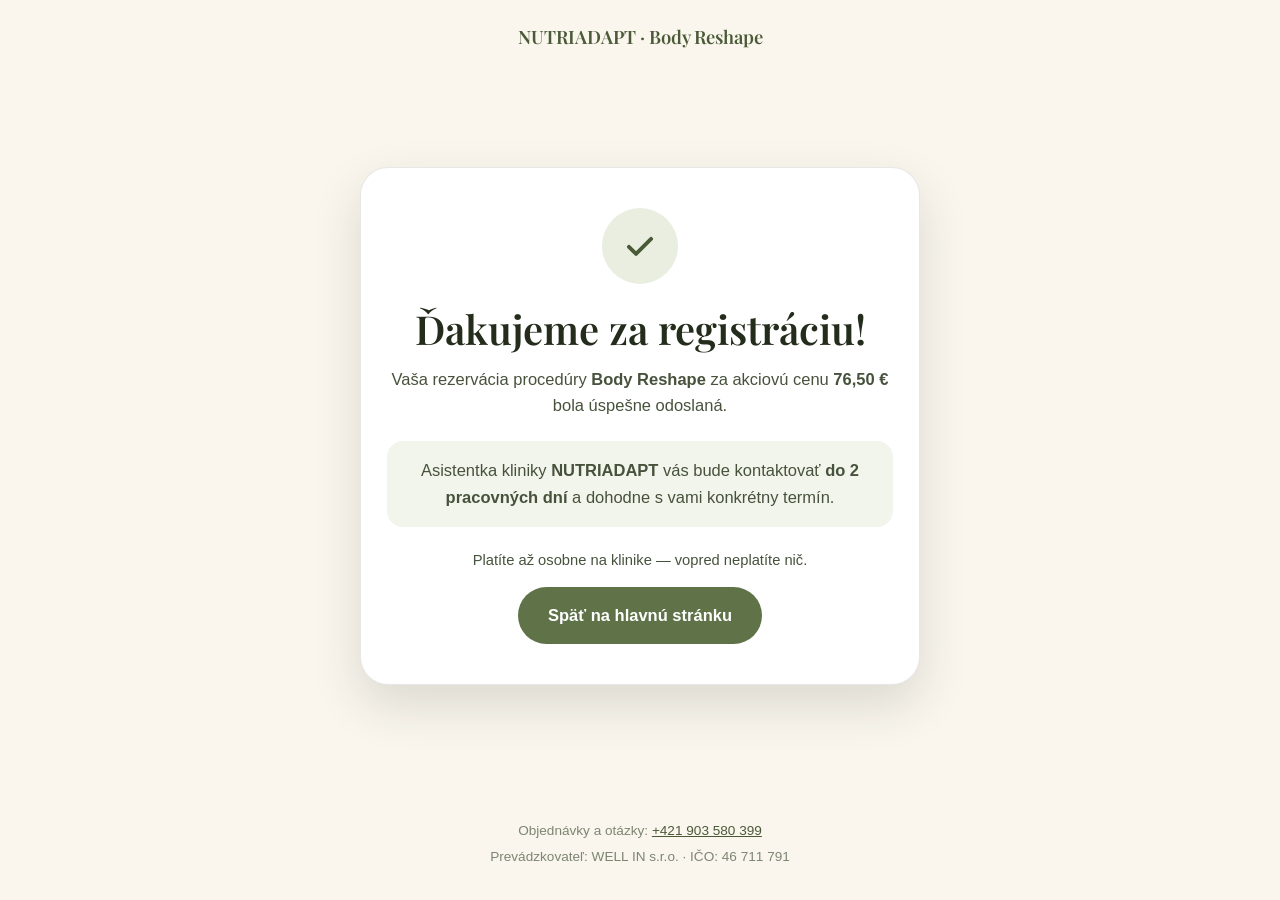
<file: thanks.html>
<!DOCTYPE html>
<html lang="sk">
<head>
<meta charset="utf-8">
<meta name="viewport" content="width=device-width, initial-scale=1, viewport-fit=cover">
<title>Ďakujeme za registráciu | Body Reshape</title>
<meta name="robots" content="noindex, nofollow">
<meta name="theme-color" content="#FAF6EE">
<link rel="icon" href="data:image/svg+xml,%3Csvg xmlns='http://www.w3.org/2000/svg' viewBox='0 0 32 32'%3E%3Ccircle cx='16' cy='16' r='16' fill='%235F7248'/%3E%3Cpath d='M11.3 6.6C13.9 11 14.1 14.2 12.7 17.2C11.3 20.2 10.1 23.2 11.5 26.4M20.7 6.6C18.1 11 17.9 14.2 19.3 17.2C20.7 20.2 21.9 23.2 20.5 26.4' fill='none' stroke='%23FAF6EE' stroke-width='2.3' stroke-linecap='round'/%3E%3Ccircle cx='16' cy='16.2' r='1.5' fill='%23E2C57A'/%3E%3C/svg%3E">
<!-- Meta Pixel + Google Analytics (rovnaké ID ako bezcelulitidy.sk) -->
<script>
!function(f,b,e,v,n,t,s){if(f.fbq)return;n=f.fbq=function(){n.callMethod?n.callMethod.apply(n,arguments):n.queue.push(arguments)};if(!f._fbq)f._fbq=n;n.push=n;n.loaded=!0;n.version='2.0';n.queue=[];t=b.createElement(e);t.async=!0;t.src=v;s=b.getElementsByTagName(e)[0];s.parentNode.insertBefore(t,s)}(window,document,'script','https://connect.facebook.net/en_US/fbevents.js');
fbq('init','274221444734668');
fbq('track','PageView');
fbq('track','CompleteRegistration',{content_name:'Body Reshape',status:true});
</script>
<noscript><img height="1" width="1" style="display:none" alt="" src="https://www.facebook.com/tr?id=274221444734668&ev=PageView&noscript=1"></noscript>
<script async src="https://www.googletagmanager.com/gtag/js?id=G-L9PT59B6FP"></script>
<script>
window.dataLayer=window.dataLayer||[];function gtag(){dataLayer.push(arguments)}
gtag('js',new Date());gtag('config','G-L9PT59B6FP');
gtag('event','sign_up',{method:'form'});gtag('event','generate_lead');
</script>
<link rel="preconnect" href="https://fonts.googleapis.com">
<link rel="preconnect" href="https://fonts.gstatic.com" crossorigin>
<link href="https://fonts.googleapis.com/css2?family=Playfair+Display:ital,wght@0,500;0,600;1,500&display=swap" rel="stylesheet">
<style>
:root{--cream:#FAF6EE;--white:#fff;--ink:#242D1C;--ink-2:#47523C;--muted:#7D8672;--sage:#5F7248;--sage-d:#4A5A37;--sage-l:#E9EEE0;--sage-xl:#F2F5EC;--line:rgba(36,45,28,.11);--shadow-l:0 20px 50px rgba(36,45,28,.14);--f-d:'Playfair Display',Georgia,serif;--f-b:-apple-system,BlinkMacSystemFont,'Segoe UI',Roboto,'Helvetica Neue',Arial,sans-serif}
*,*::before,*::after{box-sizing:border-box}
body{margin:0;min-height:100vh;display:flex;flex-direction:column;background:var(--cream);color:var(--ink);font-family:var(--f-b);font-size:16.5px;line-height:1.62;-webkit-font-smoothing:antialiased}
main{flex:1;display:flex;align-items:center;justify-content:center;padding:32px 16px}
.box{background:var(--white);border:1px solid var(--line);border-radius:28px;box-shadow:var(--shadow-l);padding:40px 26px;max-width:560px;width:100%;text-align:center}
.ok{width:76px;height:76px;border-radius:50%;background:var(--sage-l);color:var(--sage-d);display:flex;align-items:center;justify-content:center;margin:0 auto 22px}
.ok svg{width:38px;height:38px}
h1{font-family:var(--f-d);font-weight:600;font-size:clamp(1.8rem,6vw,2.5rem);line-height:1.15;margin:0 0 14px}
p{margin:0 0 1em;color:var(--ink-2)}
.info{background:var(--sage-xl);border-radius:16px;padding:16px 18px;margin:22px 0}
.info p{margin:0}
.btn{display:inline-block;background:var(--sage);color:#fff;text-decoration:none;font-weight:800;padding:15px 30px;border-radius:100px;transition:background .2s,transform .2s}
.btn:hover{background:var(--sage-d);transform:translateY(-2px)}
footer{text-align:center;padding:20px 16px 28px;font-size:.85rem;color:var(--muted)}
footer p{margin:0 0 .3em;color:var(--muted)}
footer a{color:var(--sage-d)}
.logo{font-family:var(--f-d);font-size:1.15rem;color:var(--sage-d);text-decoration:none;display:block;text-align:center;padding-top:22px;font-weight:600}
</style>
</head>
<body>
<a class="logo" href="/">NUTRIADAPT · Body Reshape</a>
<main>
  <div class="box">
    <div class="ok" aria-hidden="true"><svg viewBox="0 0 24 24" fill="none" stroke="currentColor" stroke-width="2.4" stroke-linecap="round" stroke-linejoin="round"><path d="M5 12.5l4.5 4.5L19 7.5"/></svg></div>
    <h1>Ďakujeme za registráciu!</h1>
    <p>Vaša rezervácia procedúry <strong>Body Reshape</strong> za akciovú cenu <strong>76,50&nbsp;€</strong> bola úspešne odoslaná.</p>
    <div class="info">
      <p>Asistentka kliniky <strong>NUTRIADAPT</strong> vás bude kontaktovať <strong>do 2 pracovných dní</strong> a dohodne s vami konkrétny termín.</p>
    </div>
    <p style="font-size:.92rem">Platíte až osobne na klinike — vopred neplatíte nič.</p>
    <a class="btn" href="/">Späť na hlavnú stránku</a>
  </div>
</main>
<footer>
  <p>Objednávky a otázky: <a href="tel:+421903580399">+421 903 580 399</a></p>
  <p>Prevádzkovateľ: WELL IN s.r.o. · IČO: 46 711 791</p>
</footer>
</body>
</html>
</file>
